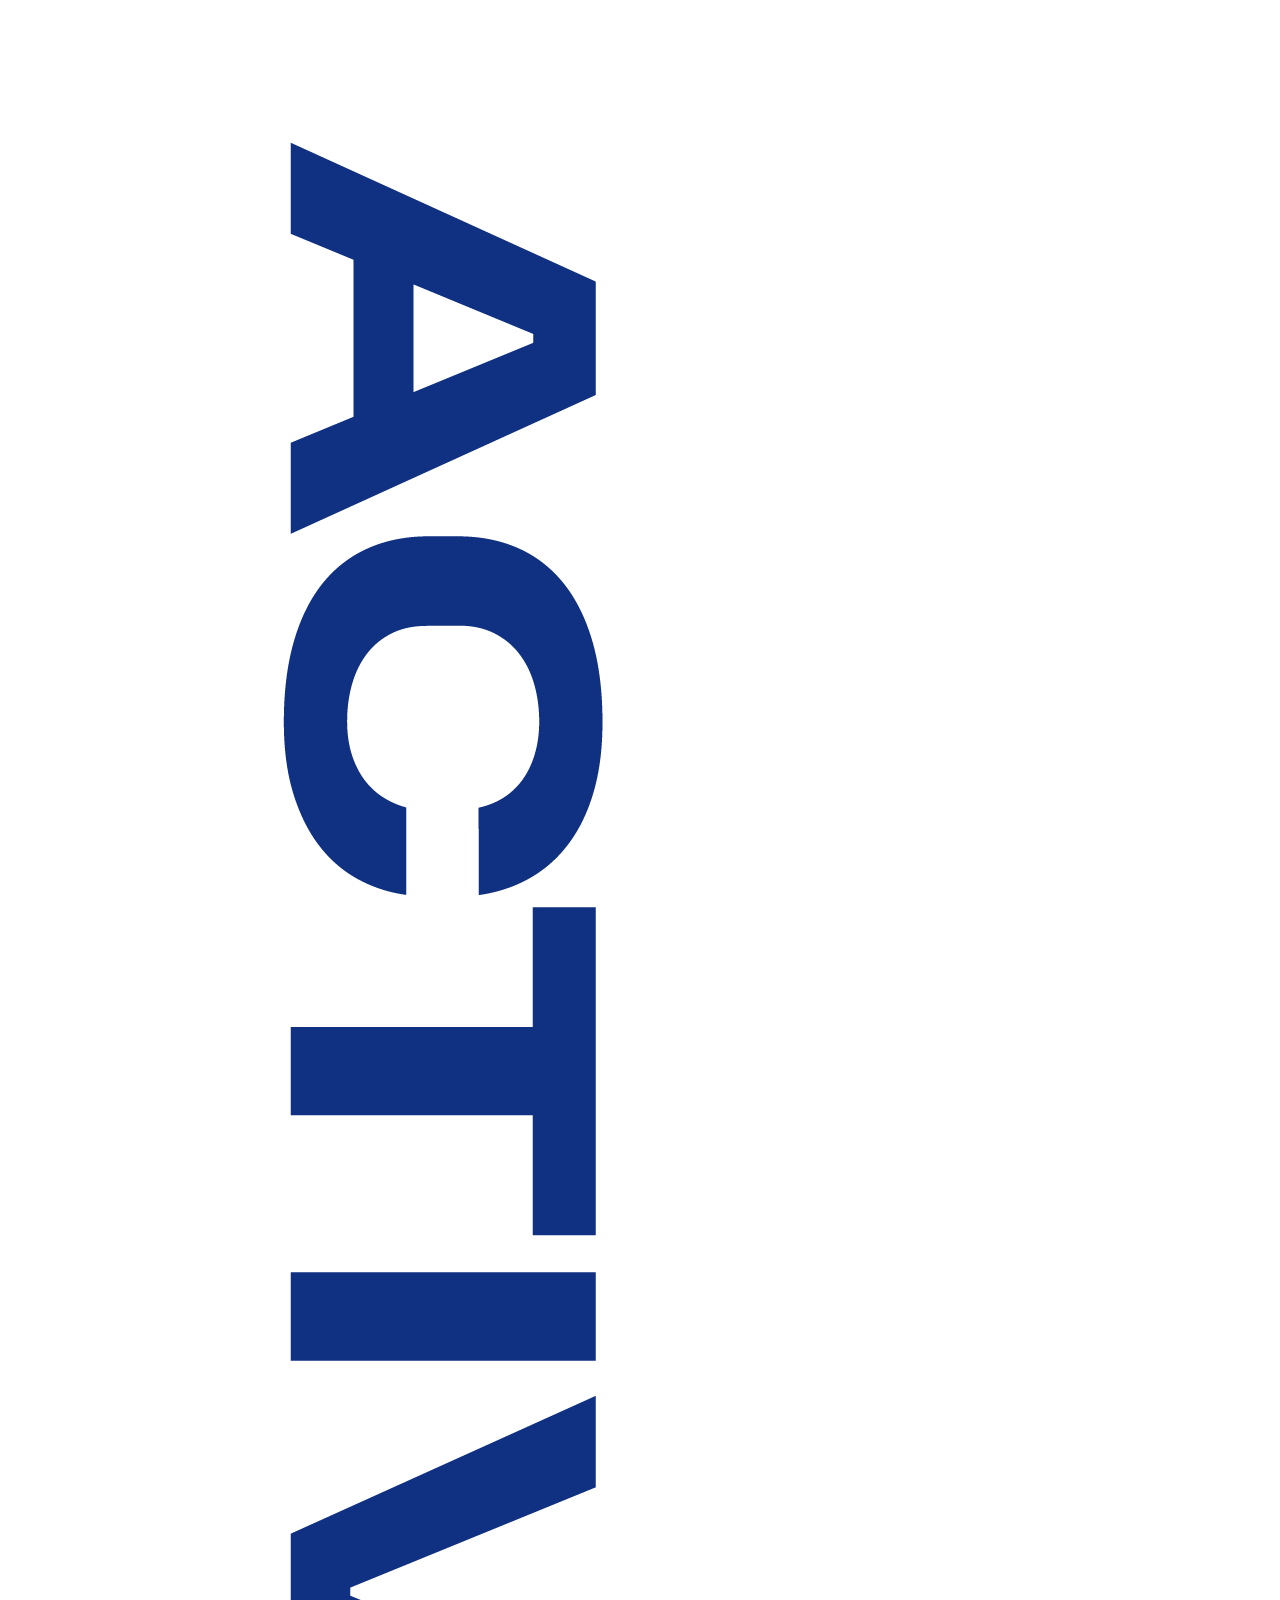
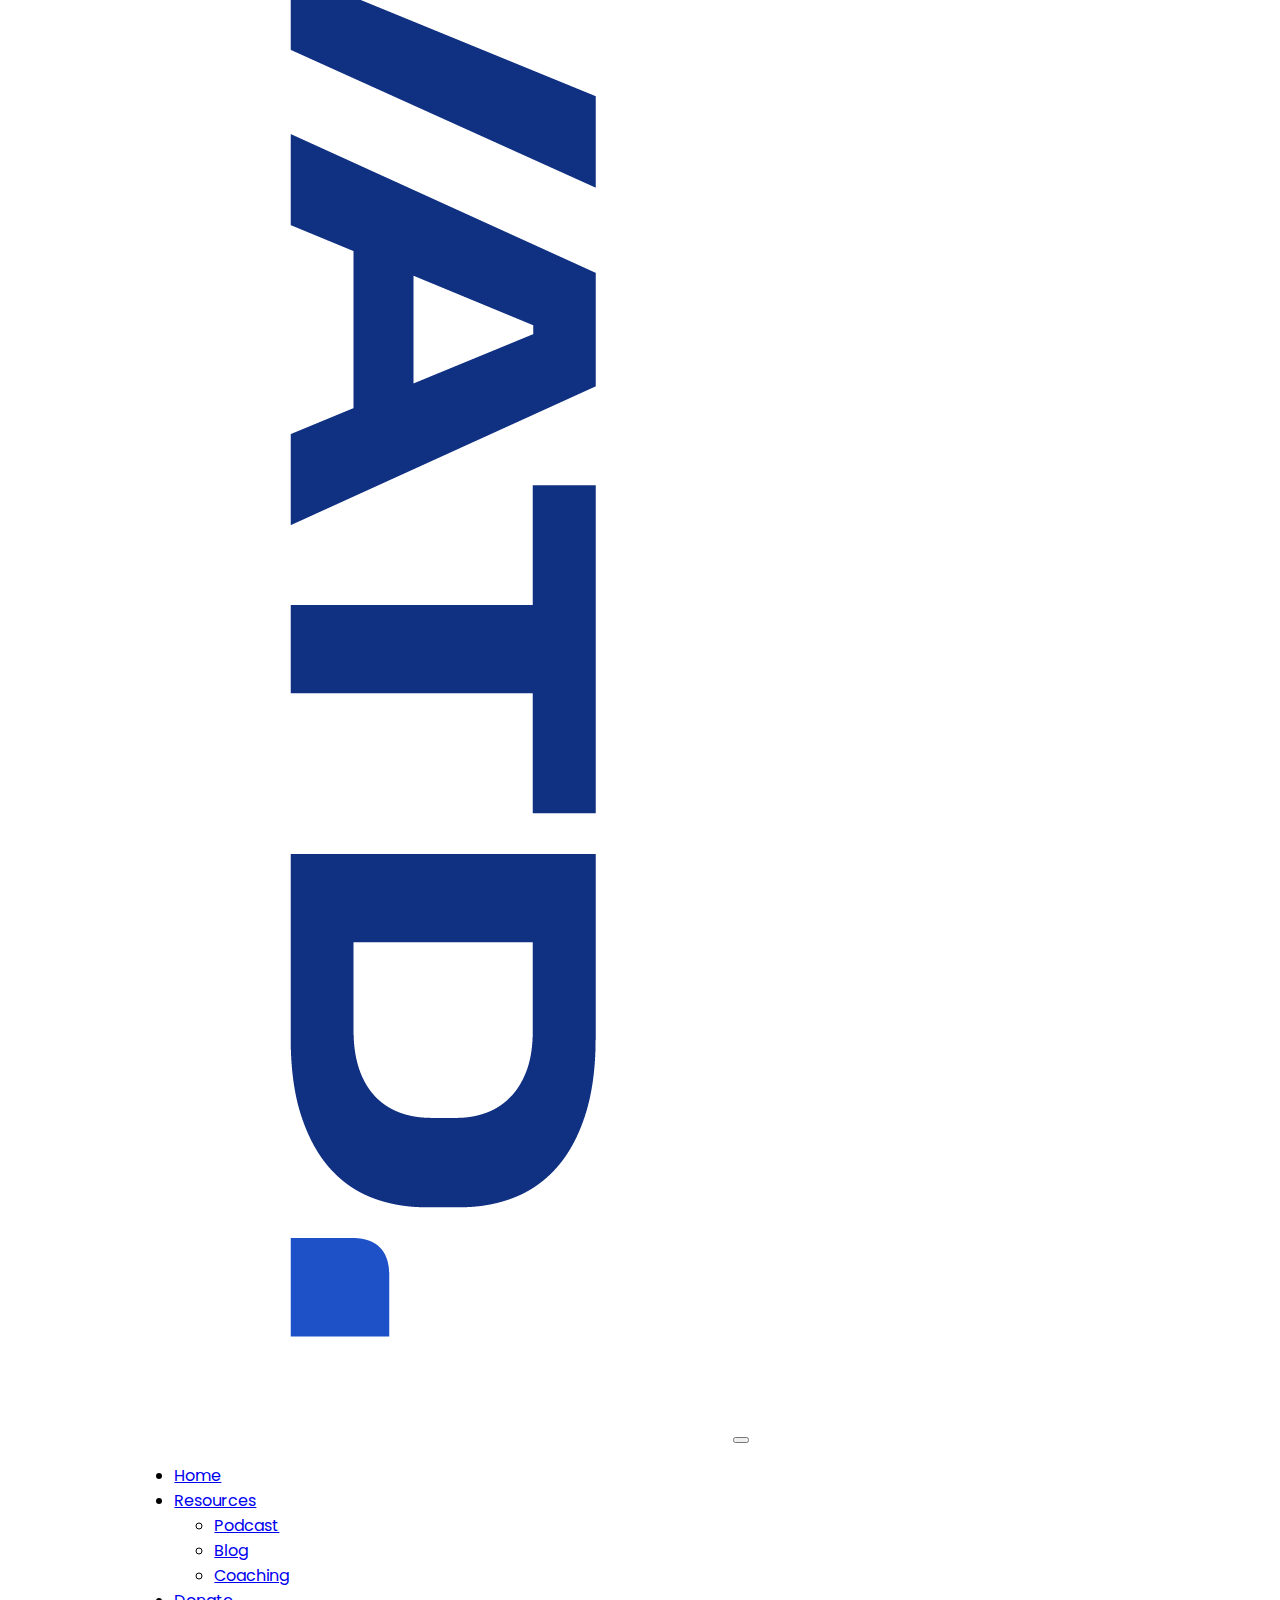
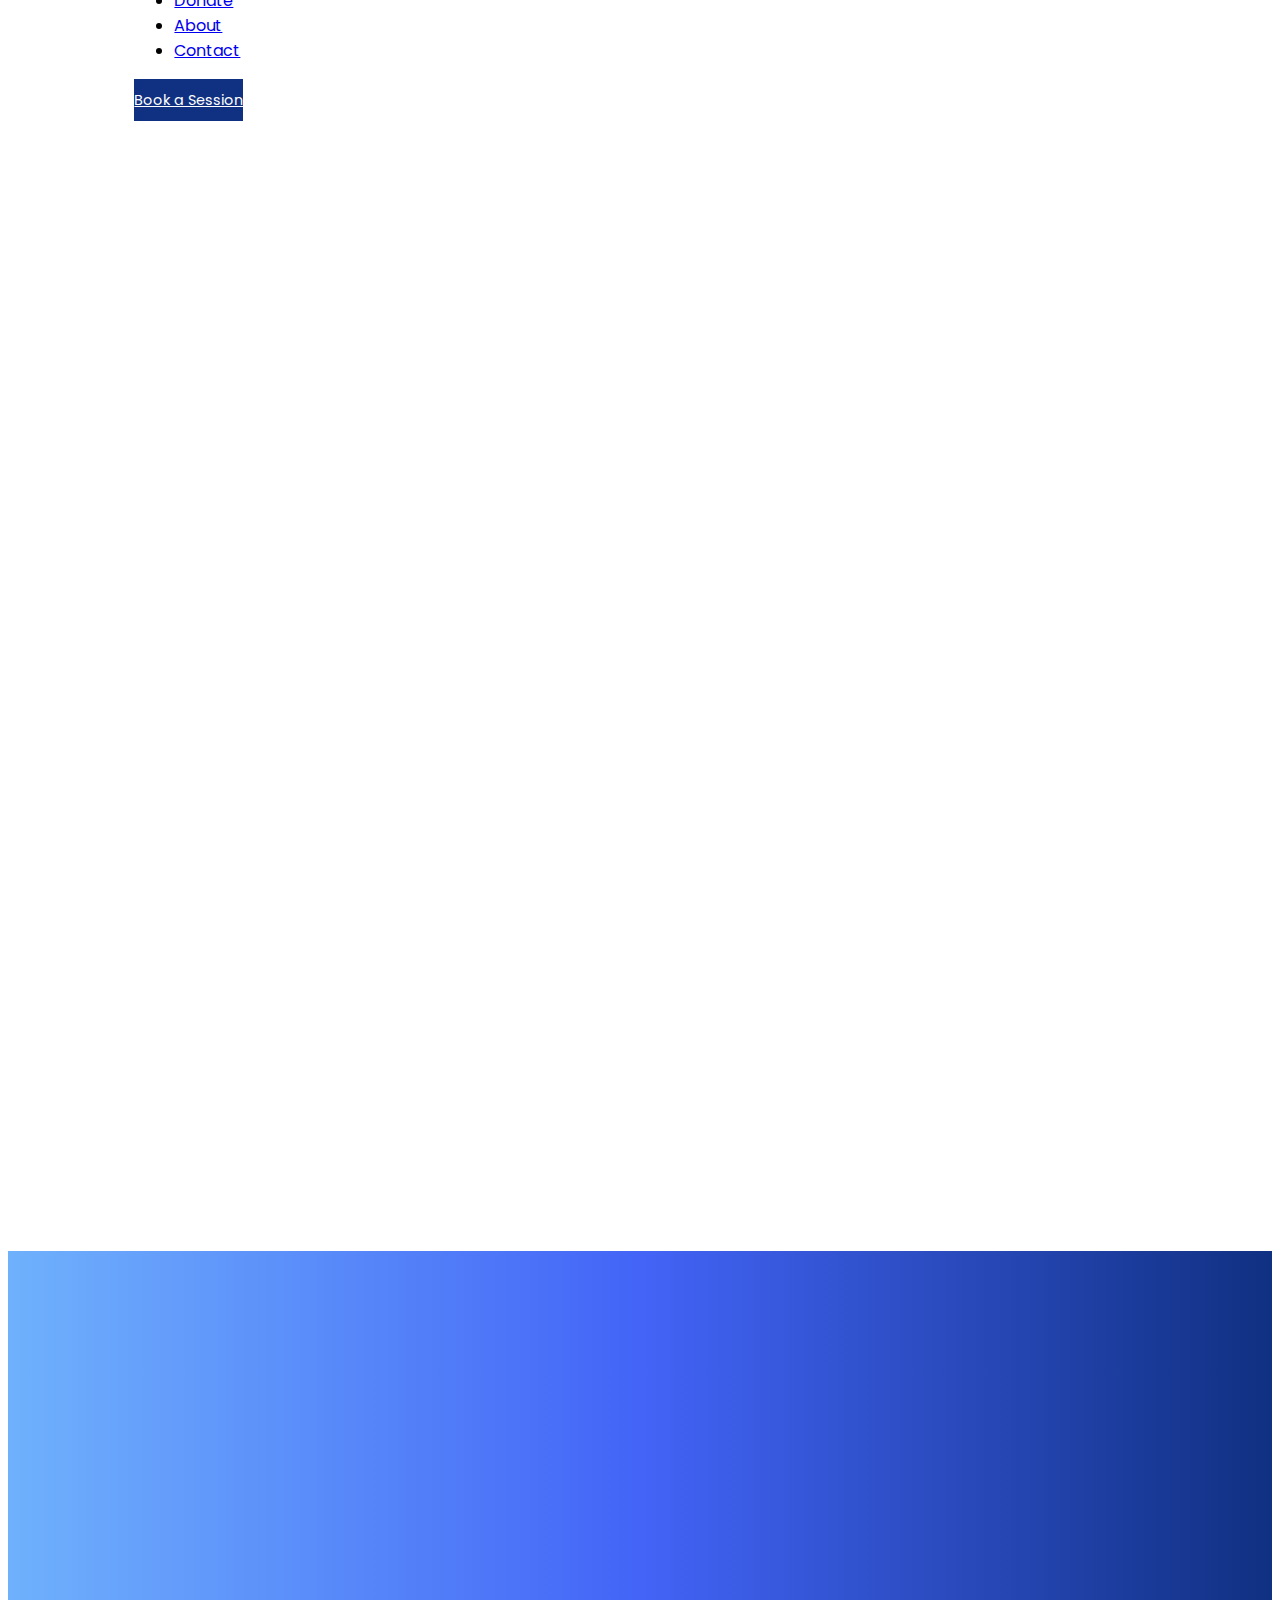
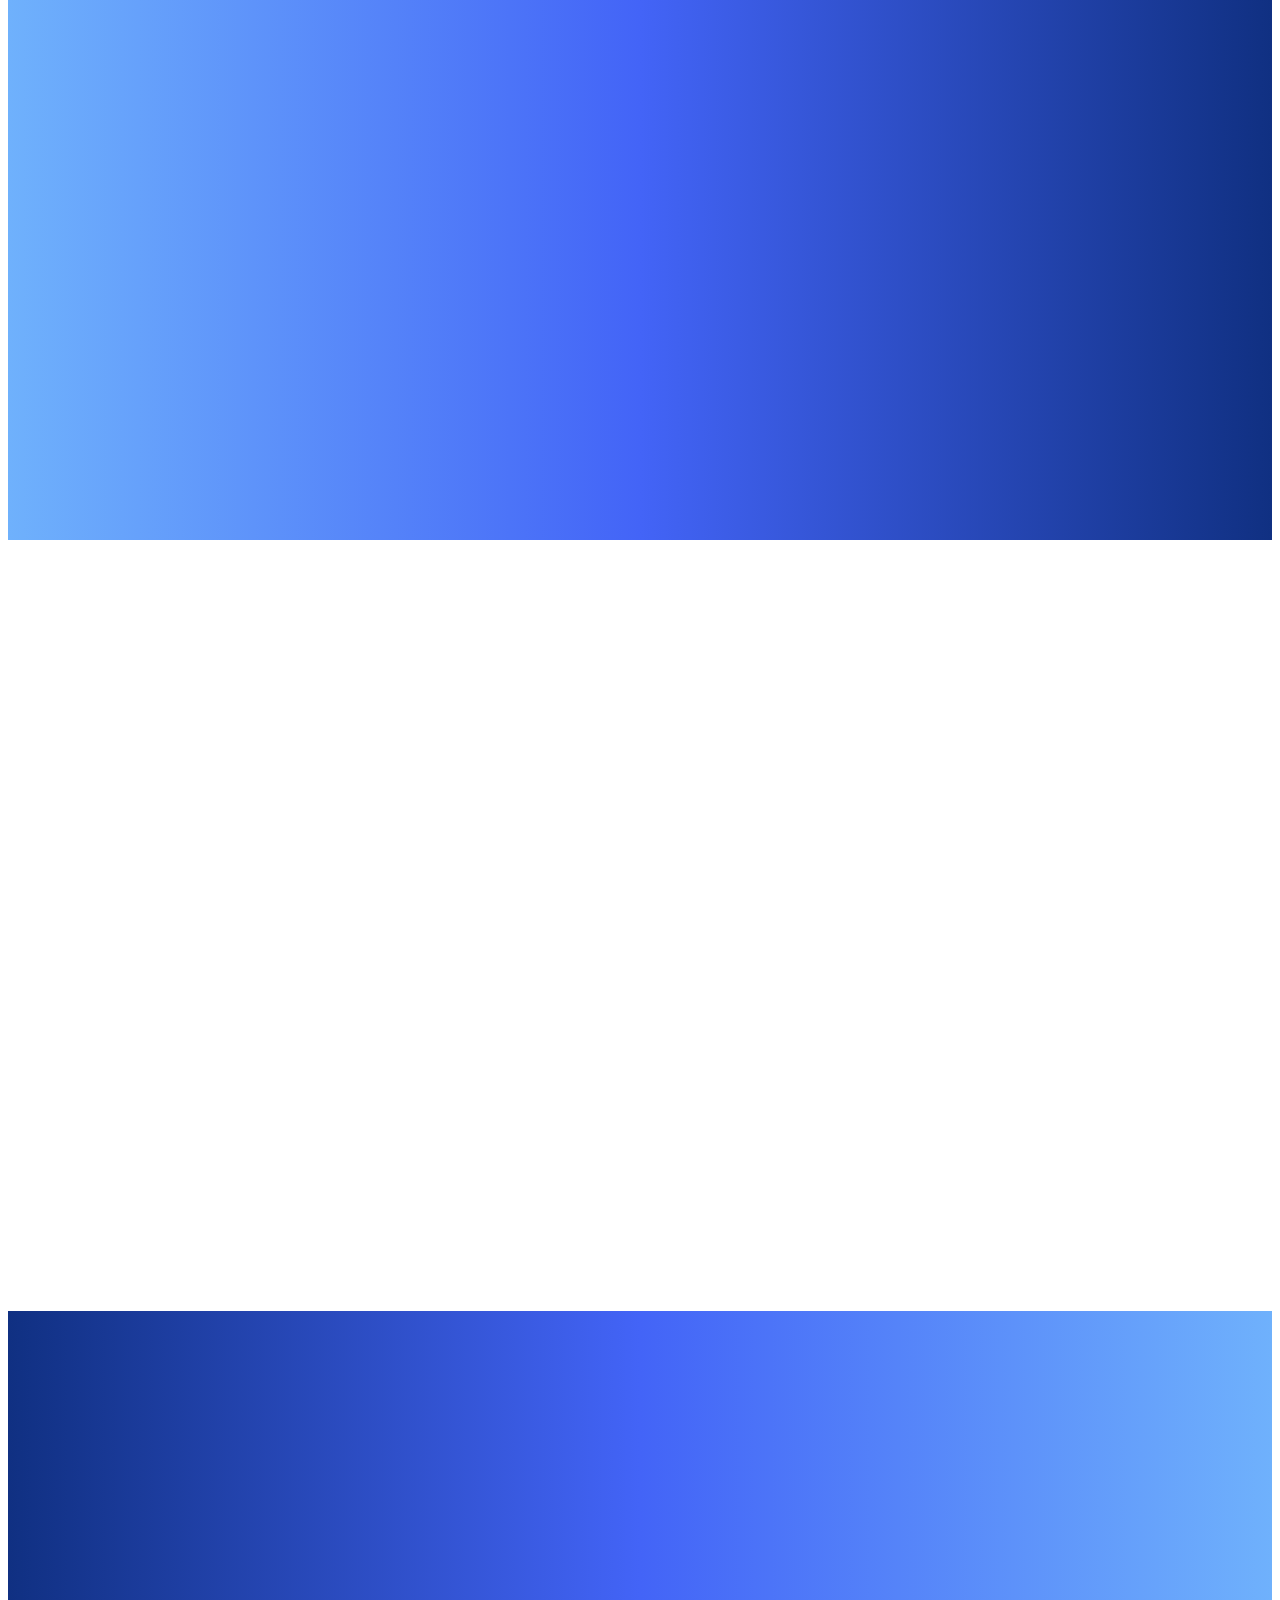
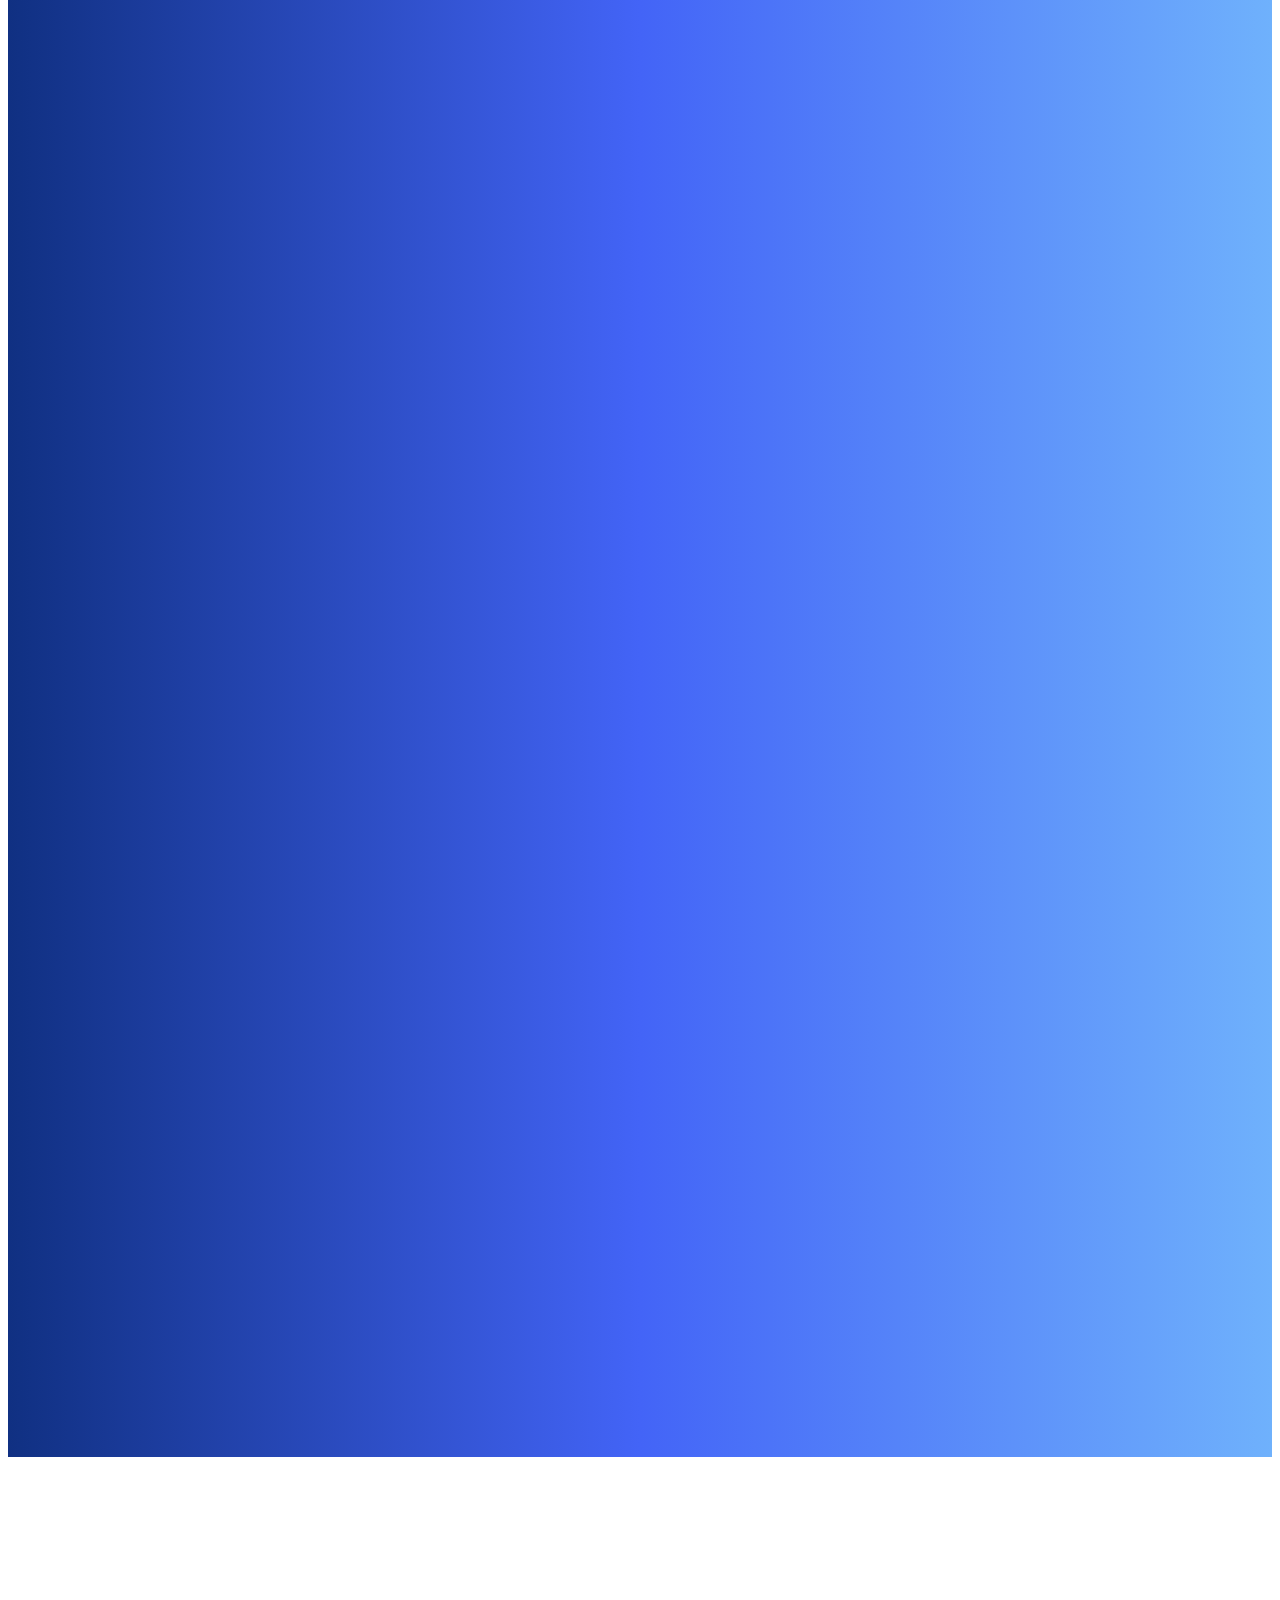
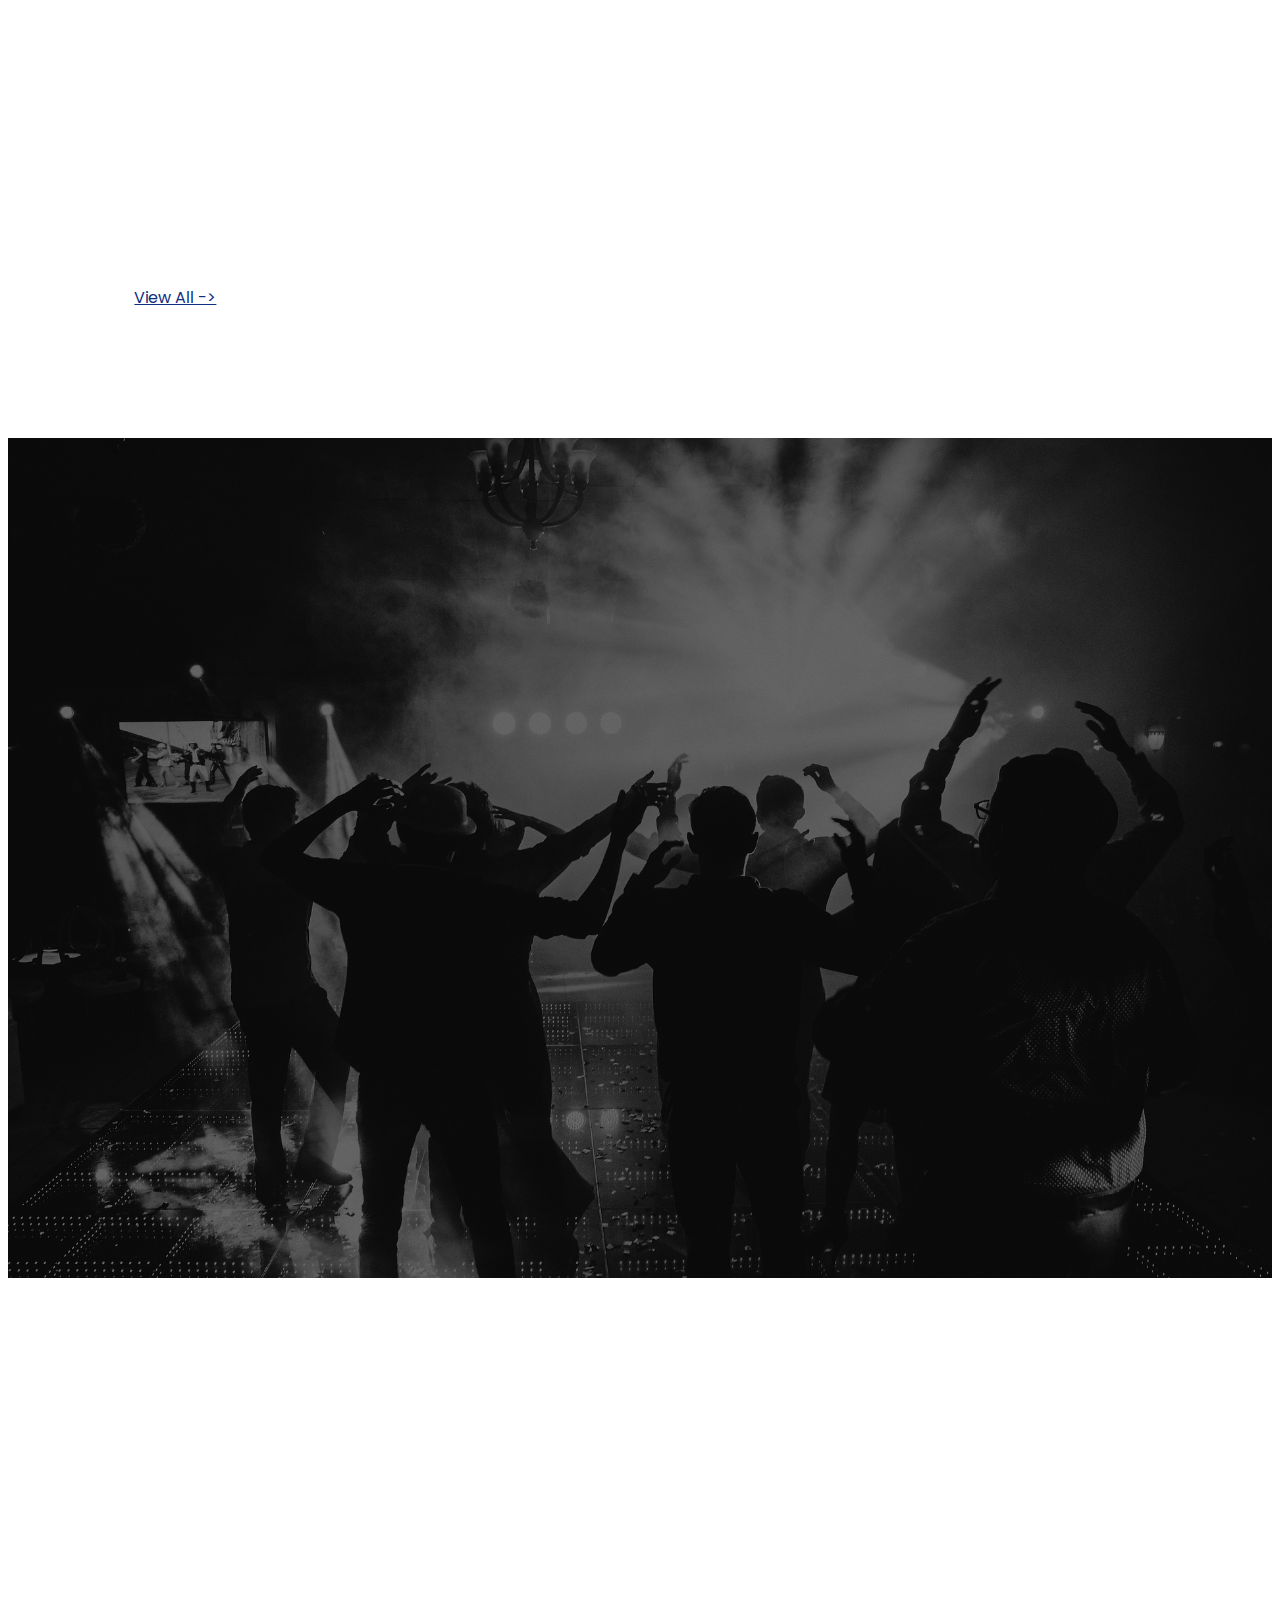
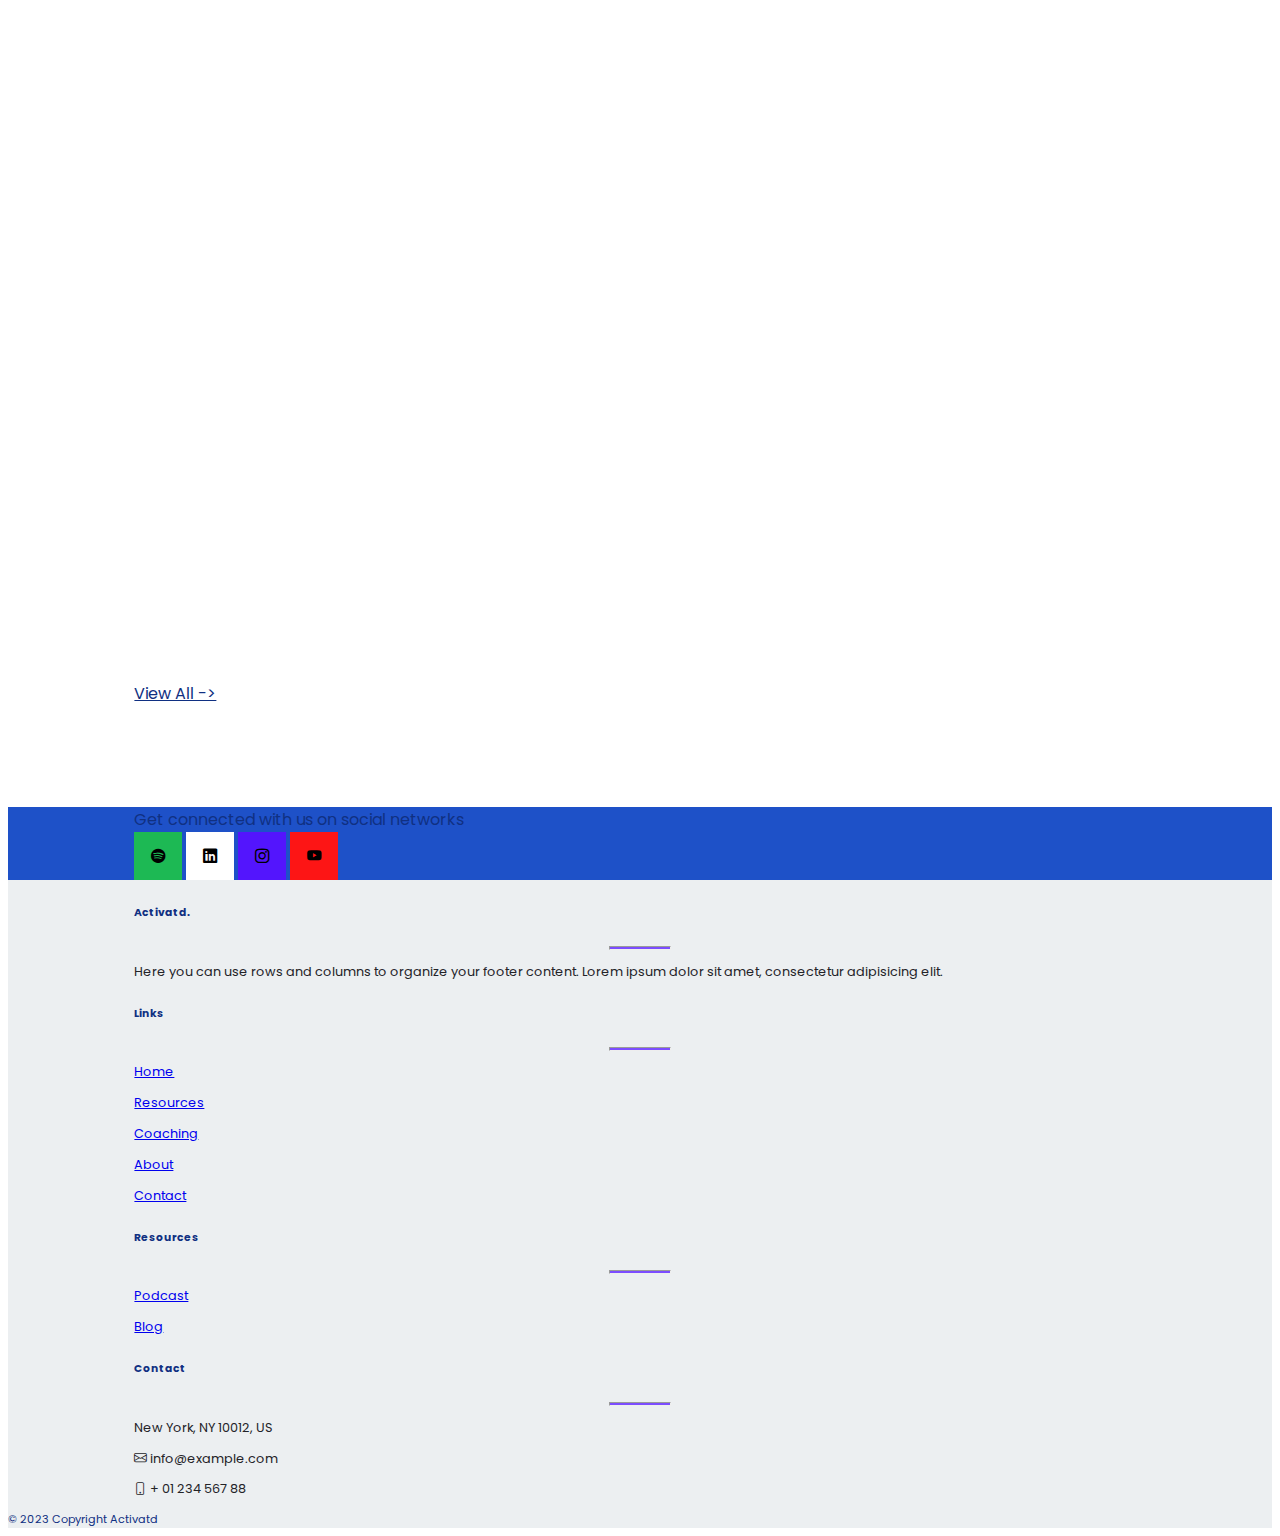
<file: index.html>
<!DOCTYPE html>
<html lang="en">
<head>
    <meta charset="UTF-8">
    <meta name="viewport" content="width=device-width, initial-scale=1.0">
    <meta http-equiv="X-UA-Compatible" content="ie=edge">
    <title>Activatd</title>
    <link href="https://cdn.jsdelivr.net/npm/bootstrap@5.3.0-alpha1/dist/css/bootstrap.min.css" rel="stylesheet" integrity="sha384-GLhlTQ8iRABdZLl6O3oVMWSktQOp6b7In1Zl3/Jr59b6EGGoI1aFkw7cmDA6j6gD" crossorigin="anonymous">
    <script src="https://cdn.jsdelivr.net/npm/bootstrap@5.3.0-alpha1/dist/js/bootstrap.bundle.min.js" integrity="sha384-w76AqPfDkMBDXo30jS1Sgez6pr3x5MlQ1ZAGC+nuZB+EYdgRZgiwxhTBTkF7CXvN" crossorigin="anonymous"></script>
    <link rel="preconnect" href="https://fonts.googleapis.com">
    <link rel="preconnect" href="https://fonts.gstatic.com" crossorigin>
    <link href="https://fonts.googleapis.com/css2?family=Poppins:ital,wght@0,200;0,300;0,400;0,500;0,600;0,700;0,800;0,900;1,200;1,300;1,400;1,500;1,600;1,700;1,800;1,900&display=swap" rel="stylesheet">
    <link rel="stylesheet" href="https://cdn.jsdelivr.net/npm/bootstrap-icons@1.10.3/font/bootstrap-icons.css">
    <link href="https://unpkg.com/aos@2.3.1/dist/aos.css" rel="stylesheet">
    <link rel="stylesheet" href="static/css/master.css">
</head>
<body>

  <section style="">
    <nav class="navbar navbar-expand-lg">
        <div class="container-fluid">
        <a class="navbar-brand mx-0" href="#" style="width:10rem;"><img src="static/assets/brand-light.PNG" alt="" class="w-100"></a>
          <button class="navbar-toggler" type="button" data-bs-toggle="collapse" data-bs-target="#navbarSupportedContent" aria-controls="navbarSupportedContent" aria-expanded="false" aria-label="Toggle navigation">
            <span class="navbar-toggler-icon"></span>
          </button>
          <div class="collapse navbar-collapse" id="navbarSupportedContent">
            <ul class="navbar-nav mx-auto mb-2 mb-lg-0">
              <li class="nav-item mx-3">
                <a class="nav-link expand" aria-current="page" href="index.html">Home</a>
              </li>
             
              <li class="nav-item dropdown mx-3">
                <a class="nav-link dropdown-toggle expand" href="#" role="button" data-bs-toggle="dropdown" aria-expanded="false">
                  Resources
                </a>
                <ul class="dropdown-menu">
                  <li><a class="dropdown-item" href="#">Podcast</a></li>
                  <li><a class="dropdown-item" href="#">Blog</a></li>
                  <li><a class="dropdown-item" href="#">Coaching</a></li>

                  
                </ul>
              </li>
              <li class="nav-item mx-3">
                <a class="nav-link expand" aria-current="page" href="#">Donate</a>
              </li>
             
              <li class="nav-item mx-3">
                <a class="nav-link expand" aria-current="page" href="about.html">About</a>
              </li>
              <li class="nav-item mx-3">
                <a class="nav-link expand" aria-current="page" href="connect.html">Contact</a>
              </li>
            </ul>
            <div class="py-2" style="width:12rem">
                <a class="btn custom-btn btn-main w-100" href="book.html"><span>Book a Session</span></a>
            </div>
          </div>
        </div>
      </nav>

</section>

    <section>
        <div class="container" style="min-height:72vh;padding-top:3rem;position:relative">
            <div class="container w-75 text-center" class="aos-item" data-aos="zoom-in" data-aos-duration="600">
                <img src="static/assets/logo-light.PNG" alt="activatd logo" style="width:15%">
                <h1 class="fs-2 fw-bold text-main" style="text-transform: uppercase">Unlocking Potential & Empowering <br>Young People to <span class="underline">Transform Their Lives.<span></h1>
                <button class="custom-btn btn-hero w-25 mt-5"><span>Learn More</span></button>
            </div>
            <div class="row" style="position: relative;bottom:-7.2rem">
                <div class="col-lg-4" data-aos="fade-right">
                    <img src="static/assets/hero-1.jpg" alt="" class="w-100" style="height:15rem;border-radius:0;box-shadow: rgba(0, 0, 0, 0.24) 0px 3px 8px;">
                </div>
                <div class="col-lg-4" data-aos="fade-up">
                    <img src="static/assets/hero-2.jpg" alt="" class="w-100" style="height:15rem;border-radius:0;box-shadow: rgba(0, 0, 0, 0.24) 0px 3px 8px;">
                </div>
                <div class="col-lg-4" data-aos="fade-left">
                    <img src="static/assets/hero-3.jpg" alt="" class="w-100" style="height:15rem;border-radius:0;box-shadow: rgba(0, 0, 0, 0.24) 0px 3px 8px;">
                </div>
            </div>
            
        </div>
    </section>

    <section style="background: var(--main);  /* fallback for old browsers */
    background: -webkit-linear-gradient(to right, #6FB1FC, #4364F7, var(--main));  /* Chrome 10-25, Safari 5.1-6 */
    background: linear-gradient(to right, #6FB1FC, #4364F7, var(--main)); /* W3C, IE 10+/ Edge, Firefox 16+, Chrome 26+, Opera 12+, Safari 7+ */
    ;padding-top:15%;padding-bottom:5%;">
        <div class="container text-center" data-aos="fade-up" style="">
            <h5 class="text-white fs-6">SUB-HEADLINE</h5>
            <h2 class="fs-3 fw-bold text-white">A MOVEMENT THAT'S RELEVANT</h2>
        </div>
        <div class="row mt-5 mb-5" data-aos="fade-up">
            <div class="col-lg-4 p-2" style="position: relative">
                <div class="p-5 pb-2 bg-white about-card">
                    <div style="width:3rem;height:3rem;border-radius:50%;background-color:var(--light)">
                    </div>
                    <h4 class="fw-bold mt-3 fs-5">WHO ARE WE?</h4>
                    <p>Lorem ipsum dolor sit amet, consectetur adipiscing elit. Curabitur non mi at magna pharetra finibus et in dolor. Nulla ullamcorper diam ac risus vulputate iaculis. Fusce volutpat faucibus posuere.</p>
                </div>
                <div style="background-color: var(--light);height:8px;bottom:0;width:100%"></div>
            </div>

            <div class="col-lg-4 p-2" style="position: relative">
                <div class="p-5 pb-2 bg-white about-card">
                    <div style="width:3rem;height:3rem;border-radius:50%;background-color:var(--light)">
                    </div>
                    <h4 class="fw-bold mt-3 fs-5">UP-TO-DATE CONTENT</h4>
                    <p>Lorem ipsum dolor sit amet, consectetur adipiscing elit. Curabitur non mi at magna pharetra finibus et in dolor. Nulla ullamcorper diam ac risus vulputate iaculis. Fusce volutpat faucibus posuere.</p>
                </div>
                <div style="background-color: var(--light);height:8px;bottom:0;width:100%"></div>
            </div>

            <div class="col-lg-4 p-2" style="position: relative">
                <div class="p-5 pb-2 bg-white about-card">
                    <div style="width:3rem;height:3rem;border-radius:50%;background-color:var(--light)">
                    </div>
                    <h4 class="fw-bold mt-3 fs-5">LIFE COACHING</h4>
                    <p>Lorem ipsum dolor sit amet, consectetur adipiscing elit. Curabitur non mi at magna pharetra finibus et in dolor. Nulla ullamcorper diam ac risus vulputate iaculis. Fusce volutpat faucibus posuere.</p>
                </div>
                <div style="background-color: var(--light);height:8px;bottom:0;width:100%"></div>
            </div>
        </div>
    </section>

    <section style="padding-top:8rem;padding-bottom:8rem">
        <div class="container text-center" data-aos="fade-up">
            <h5 class="text-light fs-6">SUB-HEADLINE</h5>
            <h2 class="fs-3 fw-bold text-main mb-3">UPGRADE YOUR LIFE</h2>
            <p>Lorem ipsum dolor sit amet, consectetur adipiscing elit. Curabitur non mi at magna pharetra finibus et in dolor. Nulla ullamcorper diam ac risus vulputate iaculis. Fusce volutpat faucibus posuere.
                Lorem ipsum dolor sit amet, consectetur adipiscing elit. Curabitur non mi at magna pharetra finibus et in dolor. Nulla ullamcorper diam ac risus vulputate iaculis. Fusce volutpat faucibus posuere.
            </p>
            <div class="container d-flex justify-content-center my-5">
                <button class="custom-btn btn-main mt-3 mx-3" style="width:12rem"><span>View More</span></button>
                <button class="custom-btn btn-main mt-3 mx-3 text-dark" style="width:12rem;background-color:#1DB954;"><span>Follow on Spotify <i class="bi bi-spotify ms-2"></i></span></button>

            </div>
            
            <iframe data-aos="zoom-in" style="border-radius:12px;margin-top:3rem" src="https://open.spotify.com/embed/show/1VrovKqaJ4CcSMD3d05KtD?utm_source=generator&t=0" width="100%" height="232" frameBorder="0" allowfullscreen="" allow="autoplay; clipboard-write; encrypted-media; fullscreen; picture-in-picture"></iframe>
            

        </div>
        
    </section>

    <section style="background: var(--main);  /* fallback for old browsers */
    background: -webkit-linear-gradient(to left, #6FB1FC, #4364F7, var(--main));  /* Chrome 10-25, Safari 5.1-6 */
    background: linear-gradient(to left, #6FB1FC, #4364F7, var(--main)); /* W3C, IE 10+/ Edge, Firefox 16+, Chrome 26+, Opera 12+, Safari 7+ */
    ;padding-top:6rem;padding-bottom:6rem">
        <div class="container">
            <div class="text-center" data-aos="fade-up">
                <h5 class="text-white fs-6">SUB-HEADLINE</h5>
                <h2 class="fs-3 fw-bold text-white mb-3">BECOME SOMETHING GREAT</h2>
                <button class="custom-btn btn-main mt-3 text-danger" style="width:14rem;background-color:white;"><span>Subscribe on Youtube <i class="bi bi-youtube ms-2"></i></span></button>

            </div>
            <div class="row" style="margin-top:5rem" data-aos="fade-in">
                <div class="col-lg-6 p-2 my-5" style="position: relative;">
                    <div class="bg-white text-center pb-2 about-card px-4" style="box-shadow: rgba(99, 99, 99, 0.2) 0px 2px 8px 0px;height:20rem">
                        
                        <iframe style="margin-top:-3rem;position:relative;width:90%" class="h-100" src="https://www.youtube.com/embed/H0SVxVbR6rU" title="YouTube video player" frameborder="0" allow="accelerometer; autoplay; clipboard-write; encrypted-media; gyroscope; picture-in-picture; web-share" allowfullscreen></iframe>
                        
                        <p class="text-dark fw-bold fs-6">MASTERING YOURSELF: FORTIFY YOUR MIND | Pr. Samson Thomas</p>
                    </div>
                    <div style="background-color: var(--light);height:8px;bottom:0;width:100%"></div>
                </div>

                <div class="col-lg-6 p-2 my-5" style="position: relative;">
                  <div class="bg-white text-center pb-2 about-card px-4" style="box-shadow: rgba(99, 99, 99, 0.2) 0px 2px 8px 0px;height:20rem">
                      
                    <iframe style="margin-top:-3rem;position:relative;width:90%" class="h-100" src="https://www.youtube.com/embed/6wKjVf6eBBg" title="YouTube video player" frameborder="0" allow="accelerometer; autoplay; clipboard-write; encrypted-media; gyroscope; picture-in-picture; web-share" allowfullscreen></iframe>
                      
                      <p class="text-dark fw-bold fs-6">THE ACT OF LIVING: THE STRONGEST CURRENCY ON EARTH | Pr. Samson Thomas</p>
                  </div>
                  <div style="background-color: var(--light);height:8px;bottom:0;width:100%"></div>
              </div>

              <div class="col-lg-6 p-2 my-5" style="position: relative;">
                <div class="bg-white text-center pb-2 about-card px-4" style="box-shadow: rgba(99, 99, 99, 0.2) 0px 2px 8px 0px;height:20rem">
                    
                  <iframe style="margin-top:-3rem;position:relative;width:90%" class="h-100" src="https://www.youtube.com/embed/c-sH6HtL7MQ" title="YouTube video player" frameborder="0" allow="accelerometer; autoplay; clipboard-write; encrypted-media; gyroscope; picture-in-picture; web-share" allowfullscreen></iframe>
                    
                    <p class="text-dark fw-bold fs-6">MASTERING YOURSELF: FORGIVE YOURSELF | Pr. Samson Thomas</p>
                </div>
                <div style="background-color: var(--light);height:8px;bottom:0;width:100%"></div>
              </div>

              <div class="col-lg-6 p-2 my-5" style="position: relative;">
                <div class="bg-white text-center pb-2 about-card px-4" style="box-shadow: rgba(99, 99, 99, 0.2) 0px 2px 8px 0px;height:20rem">
                    
                  <iframe style="margin-top:-3rem;position:relative;width:90%" class="h-100" src="https://www.youtube.com/embed/Jl4KS5M5N3A" title="YouTube video player" frameborder="0" allow="accelerometer; autoplay; clipboard-write; encrypted-media; gyroscope; picture-in-picture; web-share" allowfullscreen></iframe>
                    
                    <p class="text-dark fw-bold fs-6">THE ACT OF LIVING: THE COMMON SENSE FACTOR | Pr. Samson Thomas</p>
                </div>
                <div style="background-color: var(--light);height:8px;bottom:0;width:100%"></div>
            </div>

            </div>
           
        </div>
    </section>

    <section style="padding-top:8rem;padding-bottom:8rem">
        <div class="container">
            <div class="text-center" data-aos="fade-up">
                <h5 class="text-main fs-6">SUB-HEADLINE</h5>
                <h2 class="fs-3 fw-bold text-main mb-3">EXCLUSIVE CONTENTS</h2>
            </div>
            <div class="row mt-5"  data-aos="fade-up">
                <div class="col-4 p-5" style="background-color:#f8f8f8">
                    <h5 class="text-light fs-6">Career and Lifestyle</h5>
                    <h4 class="fs-5 fw-bold text-main mb-3">Example Course Video</h2>
                    <p>This is an example of an event description. Actual content may differ. This is an example of an event description. This is an example of an event description. This is an example of an event description.</p>
                    
                    <button class="custom-btn btn-main mt-3" style="width:12rem"><span>Sign In</span></button>
                </div>
                <div class="col-8" style="background-image:url(static/assets/thumb-2.jpg);background-position:center;background-size:cover;background-repeat:no-repeat"></div>
            </div>
            <div class="d-flex justify-content-end mt-5"><a href="" class="text-main">View All -></a></div>

        </div>
    </section>

    <section class="d-flex align-items-center justify-content-center" style="padding:0;background-image: url(static/assets/bg-overlay-2.jpg),linear-gradient(rgba(0,1,0,0.5),rgba(0,1,0,0.5));background-blend-mode: overlay;min-height:80vh;background-size:cover;background-position:center;background-repeat:no-repeat;position:relative">
        <div class="w-100 h-100" style="background-color: var(--light);opacity:0.5;position: absolute;">
        </div>
        <div class="container" style="position: relative;padding:5em 5em" data-aos="fade-up">
            <div class=" bg-white w-100" style="height:42em;overflow: hidden;" >
                
                <div class="row">
                  <div class="col-lg-6" style="position:relative;background-image:url(static/assets/pastor.jpg);background-size: cover;background-position: center;background-repeat: no-repeat;height:42em">
                    <div class="p-3 text-center bg-white w-50 m-auto" style="border: solid 4px var(--main);position: relative;bottom:-36em">
                      <h5 class="m-0 fw-bold text-main">Pr. Samson Thomas</h5>
                    </div>
                  </div>
                  <div class="col-lg-6 d-flex align-items-center justify-content-center">
                    <div class="w-75">
                      <h5 class="text-main mb-4"><span class="me-2" style="font-weight: 900; color:var(--mid)">| </span>About our pastor</h5>
                      
                      <p>Lorem ipsum dolor sit amet, consectetur adipiscing elit. Curabitur non mi at magna pharetra finibus et in dolor. Nulla ullamcorper diam ac risus vulputate iaculis. Fusce volutpat faucibus posuere.
                        Lorem ipsum dolor sit amet, consectetur adipiscing elit. Curabitur non mi at magna pharetra finibus et in dolor. Nulla ullamcorper diam ac risus vulputate iaculis. Fusce volutpat faucibus posuere.</p>
                      
                      <hr>

                      <div class="p-0 mt-5" style="">
                      <p class=" m-0"><strong> Do you want Sam to speak at your event or have a 1-on-1 session with him? Submit an inquiry. Someone from our team will get back to you at our earliest convenience.</strong></p>
                      <button class="custom-btn btn-main my-4" style="width:12rem"><span>Book a Session</span></button>
                        
                      </div>
                    </div>
                    </div>
                   
                </div>
                
            </div>
            <div style="background-color: var(--light);height:8px;bottom:0;width:100%"></div>
        </div>
    </section>

    <section style="padding-top:8%;padding-bottom:8%">
        <div class="text-center" data-aos="fade-up">
            <h5 class="text-main fs-6">READ OUR BLOG</h5>
            <h2 class="fs-3 fw-bold text-main mb-3">SHARE, INSPIRE, INNOVATE</h2>
        </div>

        <div class="row mt-5" data-aos="fade-up">
            <div class="col-lg-3 col-md-6 my-4" style="position: relative;">
                <div class="p-4 pb-2 about-card" style="background-color: #fafafa">
                    <p class="text-mid fw-bold mb-0">RELATIONSHIP</p>
                    <h4 class="fw-bold text-main mt-1 fs-5 mb-3">Stay Out of Toxic Relationships</h4>
                    <p>Lorem ipsum dolor sit amet, consectetur adipiscing elit. Curabitur non mi at magna pharetra finibus et in dolor.</p>
                    <p class="text-secondary mb-1">By Matthew Johnson</p>
                    <p class="text-secondary">Tuesday 13 May, 2023</p>

                </div>
                <div style="background-color: var(--light);height:8px;bottom:0;width:100%"></div>
            </div>

            <div class="col-lg-3 col-md-6 my-4" style="position: relative;">
                <div class="p-4 pb-2 about-card" style="background-color: #fafafa">
                    <p class="text-mid fw-bold mb-0">RELATIONSHIP</p>
                    <h4 class="fw-bold text-main mt-1 fs-5 mb-3">Stay Out of Toxic Relationships</h4>
                    <p>Lorem ipsum dolor sit amet, consectetur adipiscing elit. Curabitur non mi at magna pharetra finibus et in dolor.</p>
                    <p class="text-secondary mb-1">By Matthew Johnson</p>
                    <p class="text-secondary">Tuesday 13 May, 2023</p>

                </div>
                <div style="background-color: var(--light);height:8px;bottom:0;width:100%"></div>
            </div>

            <div class="col-lg-3 col-md-6 my-4" style="position: relative;">
                <div class="p-4 pb-2 about-card" style="background-color: #fafafa">
                    <p class="text-mid fw-bold mb-0">RELATIONSHIP</p>
                    <h4 class="fw-bold text-main mt-1 fs-5 mb-3">Stay Out of Toxic Relationships</h4>
                    <p>Lorem ipsum dolor sit amet, consectetur adipiscing elit. Curabitur non mi at magna pharetra finibus et in dolor.</p>
                    <p class="text-secondary mb-1">By Matthew Johnson</p>
                    <p class="text-secondary">Tuesday 13 May, 2023</p>

                </div>
                <div style="background-color: var(--light);height:8px;bottom:0;width:100%"></div>
            </div>

            <div class="col-lg-3 col-md-6 my-4" style="position: relative;">
                <div class="p-4 pb-2 about-card" style="background-color: #fafafa">
                    <p class="text-mid fw-bold mb-0">CAREER</p>
                    <h4 class="fw-bold text-main mt-1 fs-5 mb-3">Stay Out of Toxic Environments</h4>
                    <p>Lorem ipsum dolor sit amet, consectetur adipiscing elit. Curabitur non mi at magna pharetra finibus et in dolor.</p>
                    <p class="text-secondary mb-1">By Matthew Johnson</p>
                    <p class="text-secondary">Tuesday 13 May, 2023</p>

                </div>
                <div style="background-color: var(--light);height:8px;bottom:0;width:100%"></div>
            </div>

        </div>

        <div class="d-flex justify-content-end mt-5"><a href="" class="text-main">View All -></a></div>

    </section>

    <footer
          class="text-center text-lg-start text-main"
          style="background-color: #ECEFF1"
          >
    <!-- Section: Social media -->
    <section 
             class="d-flex justify-content-between p-4 py-3 text-white"
             style="background-color:var(--mid)"
             >
      <!-- Left -->
      <div class="container d-flex justify-content-between align-items-center" style="width:86%">
      <div class="me-5 ms-5">
        <span>Get connected with us on social networks</span>
      </div>
      <!-- Left -->

      <!-- Right -->
      <div>
        <button class="custom-btn btn-social rounded-circle mx-2" style="width:3rem;height:3rem;background-color:#1DB954;border:none"><span><i class="bi bi-spotify fs-4"></i></span></button>
        <button class="custom-btn btn-social rounded-circle mx-2" style="width:3rem;height:3rem;background-color:#ffffff;border:none"><span><i class="bi bi-linkedin fs-4"></i></span></button>
        <button class="custom-btn btn-social rounded-circle mx-2" style="width:3rem;height:3rem;background-color:#5315fd;border:none"><span><i class="bi bi-instagram fs-4 text-white"></i></span></button>
        <button class="custom-btn btn-social rounded-circle mx-2" style="width:3rem;height:3rem;background-color:#fd1515;border:none"><span><i class="bi bi-youtube fs-4 text-white"></i></span></button>


        
        
      </div>
      <!-- Right -->
    </div>
    </section>
    <!-- Section: Social media -->

    <!-- Section: Links  -->
    <section class="">
      <div class="container text-center text-md-start mt-5">
        <!-- Grid row -->
        <div class="row mt-3">
          <!-- Grid column -->
          <div class="col-md-3 col-lg-4 col-xl-3 mx-auto mb-4">
            <!-- Content -->
            <h6 class="text-uppercase fw-bold">Activatd.</h6>
            <hr
                class="mb-4 mt-0 d-inline-block mx-auto"
                style="width: 60px; background-color: #7c4dff; height: 2px"
                />
            <p>
              Here you can use rows and columns to organize your footer
              content. Lorem ipsum dolor sit amet, consectetur adipisicing
              elit.
            </p>
          </div>
          <!-- Grid column -->

          <!-- Grid column -->
          <div class="col-md-2 col-lg-2 col-xl-2 mx-auto mb-4">
            <!-- Links -->
            <h6 class="text-uppercase fw-bold">Links</h6>
            <hr
                class="mb-4 mt-0 d-inline-block mx-auto"
                style="width: 60px; background-color: #7c4dff; height: 2px"
                />
            <p>
              <a href="#!" class="text-dark">Home</a>
            </p>
            <p>
              <a href="#!" class="text-dark">Resources</a>
            </p>
            <p>
              <a href="#!" class="text-dark">Coaching</a>
            </p>
            <p>
              <a href="#!" class="text-dark">About</a>
            </p>
            <p>
              <a href="#!" class="text-dark">Contact</a>
            </p>
          </div>
          <!-- Grid column -->

          <!-- Grid column -->
          <div class="col-md-3 col-lg-2 col-xl-2 mx-auto mb-4">
            <!-- Links -->
            <h6 class="text-uppercase fw-bold">Resources</h6>
            <hr
                class="mb-4 mt-0 d-inline-block mx-auto"
                style="width: 60px; background-color: #7c4dff; height: 2px"
                />
            <p>
              <a href="#!" class="text-dark">Podcast</a>
            </p>
            <p>
              <a href="#!" class="text-dark">Blog</a>
            </p>
            
            
          </div>
          <!-- Grid column -->

          <!-- Grid column -->
          <div class="col-md-4 col-lg-3 col-xl-3 mx-auto mb-md-0 mb-4">
            <!-- Links -->
            <h6 class="text-uppercase fw-bold">Contact</h6>
            <hr
                class="mb-4 mt-0 d-inline-block mx-auto"
                style="width: 60px; background-color: #7c4dff; height: 2px"
                />
            <p><i class="bi bi-home mr-3"></i> New York, NY 10012, US</p>
            <p><i class="bi bi-envelope mr-3"></i> info@example.com</p>
            <p><i class="bi bi-phone mr-3"></i> + 01 234 567 88</p>
         
          </div>
          <!-- Grid column -->
        </div>
        <!-- Grid row -->
      </div>
    </section>
    <!-- Section: Links  -->

    <!-- Copyright -->
    <div
         class="text-center p-3 text-secondary"
         style="background-color: #ECEFF1;font-size:0.7em"
         >
      © 2023 Copyright Activatd
      
    </div>
    <!-- Copyright -->
  </footer>
    
    

    <script src="https://unpkg.com/aos@2.3.1/dist/aos.js"></script>
    <script>
        AOS.init();
    </script>
</body>


    


</html>
</file>
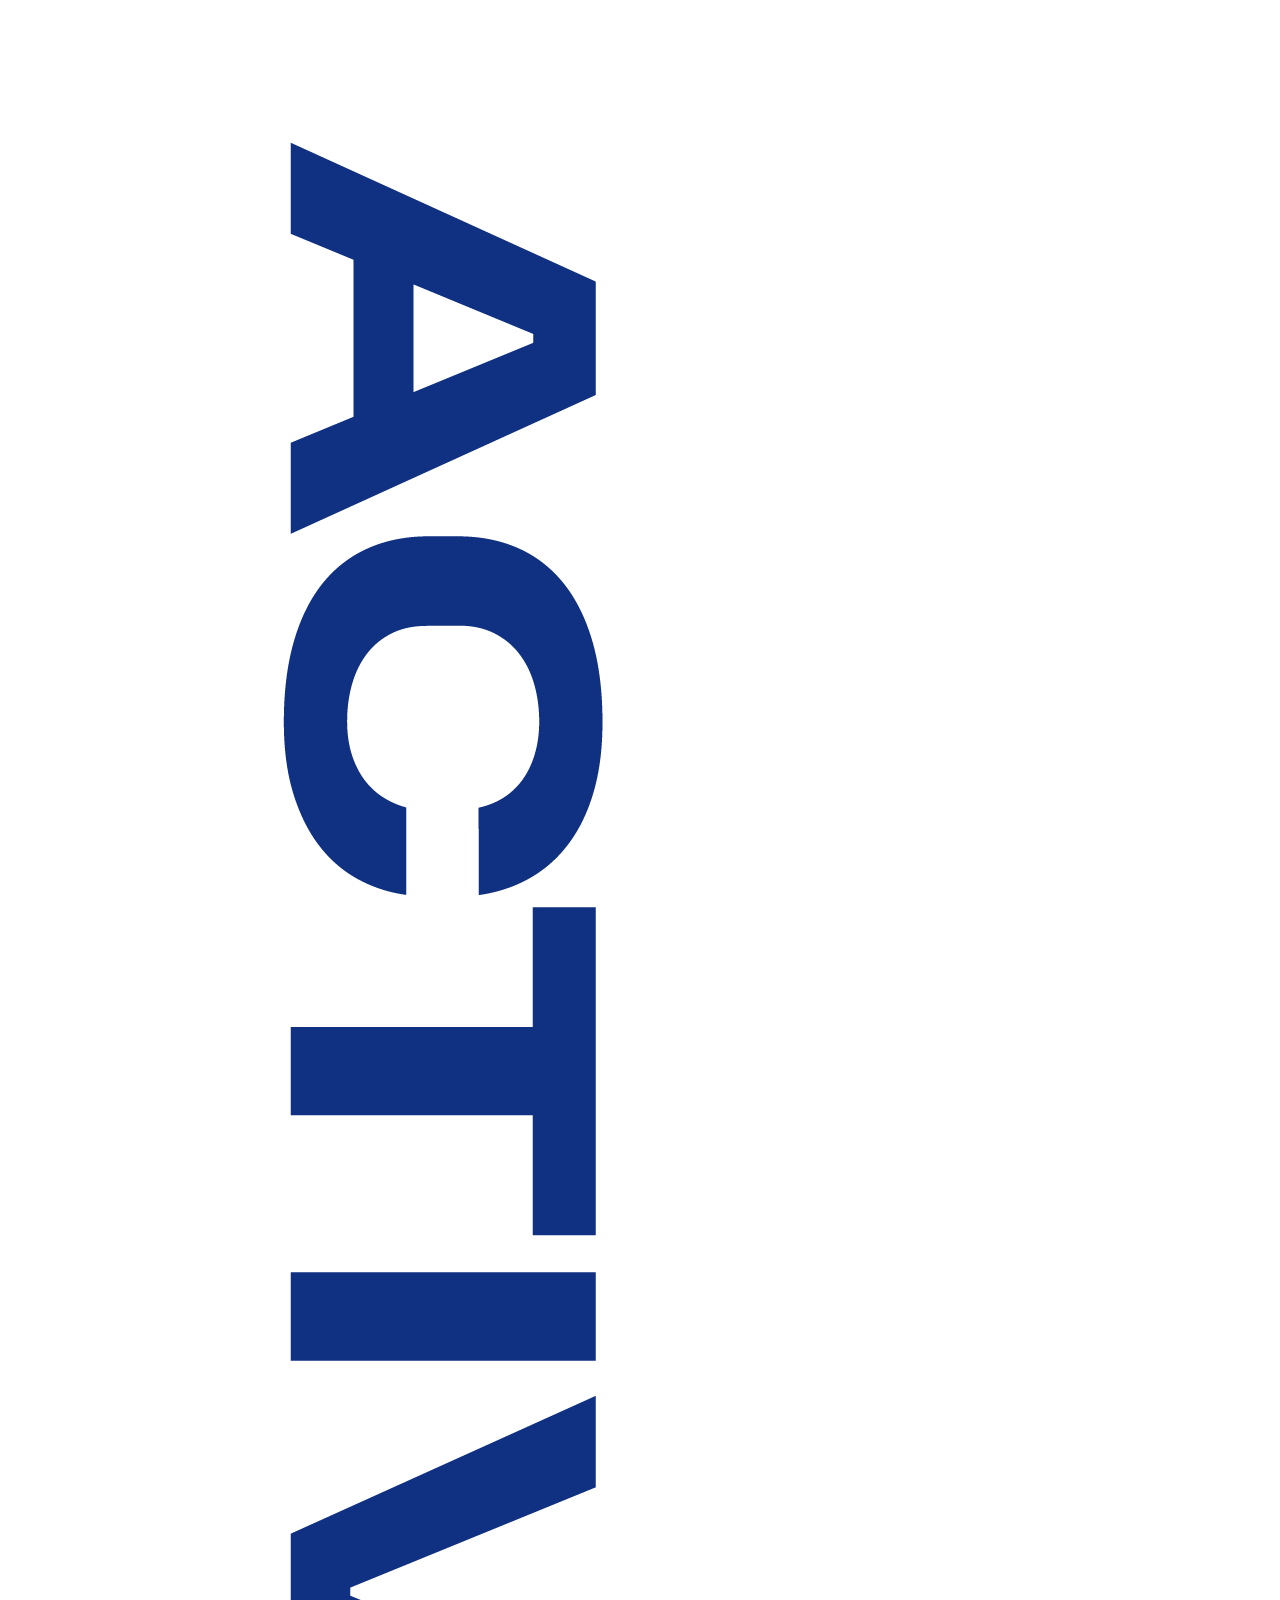
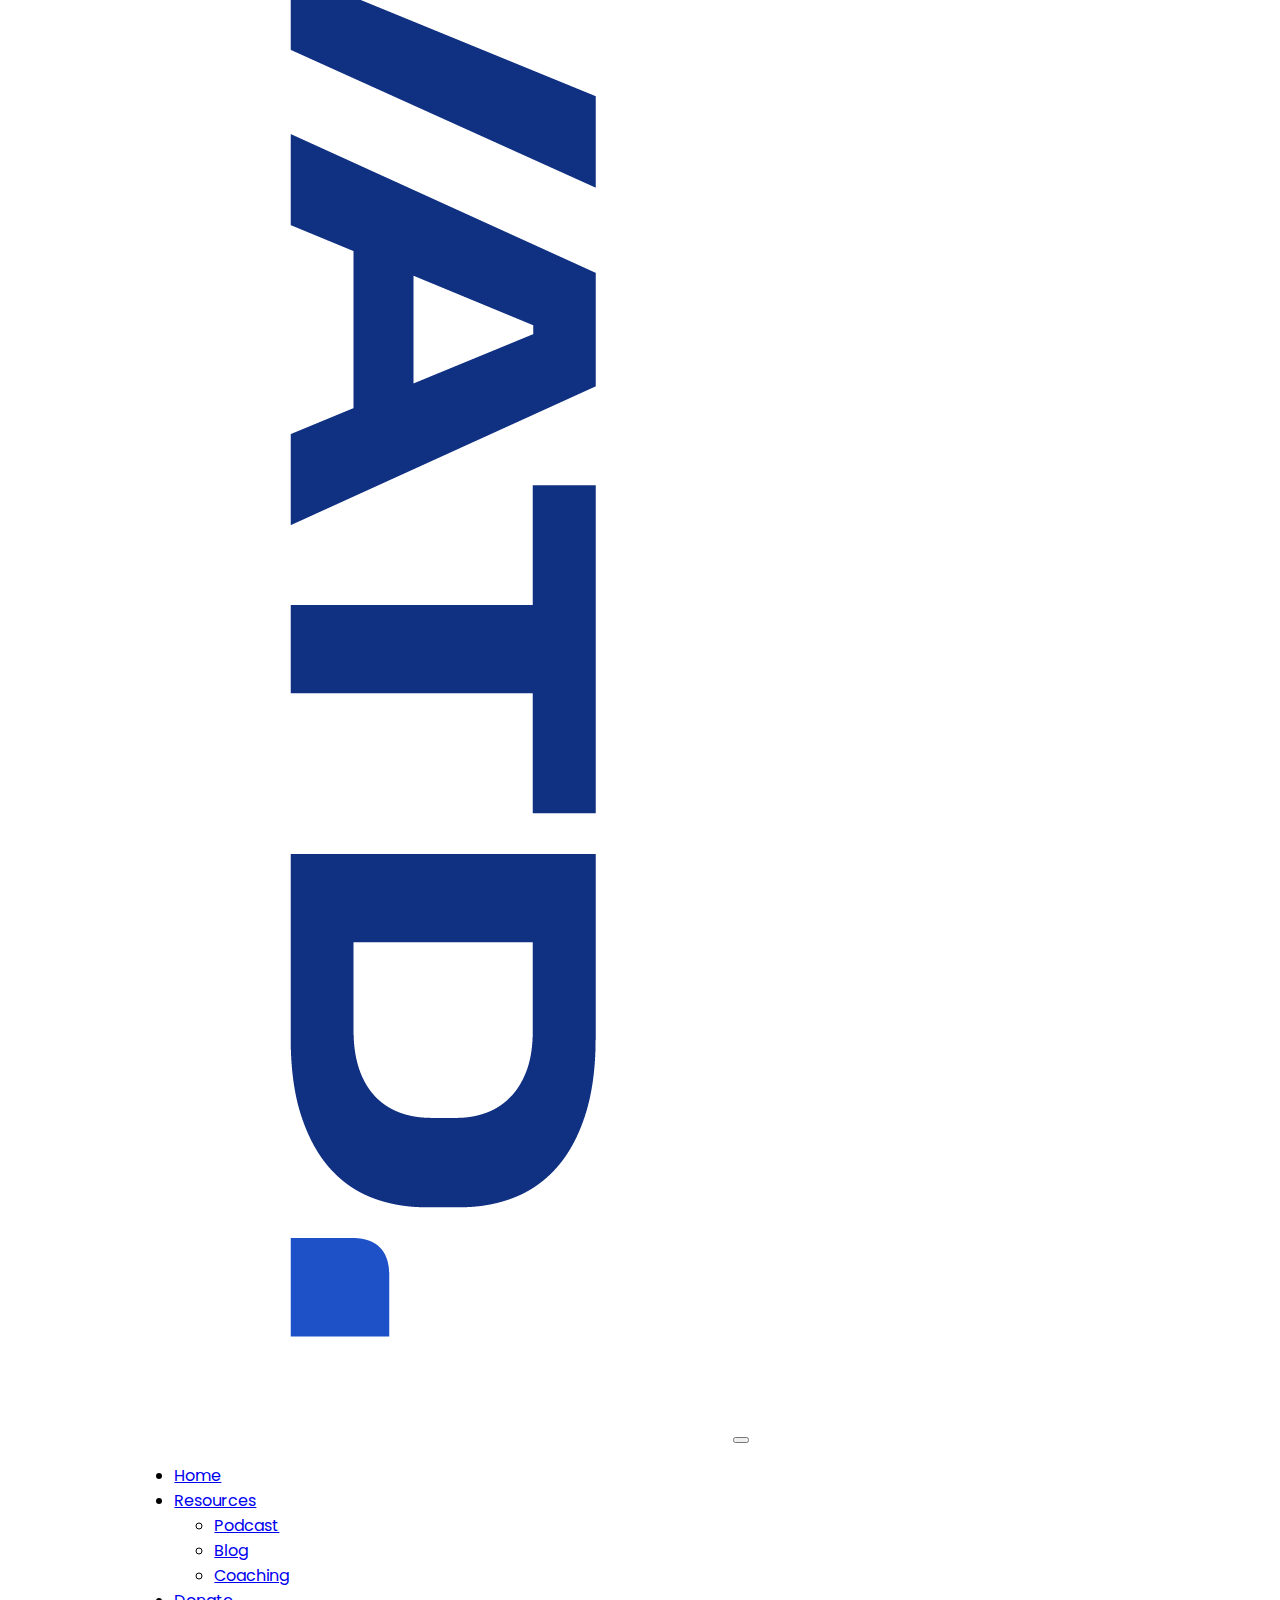
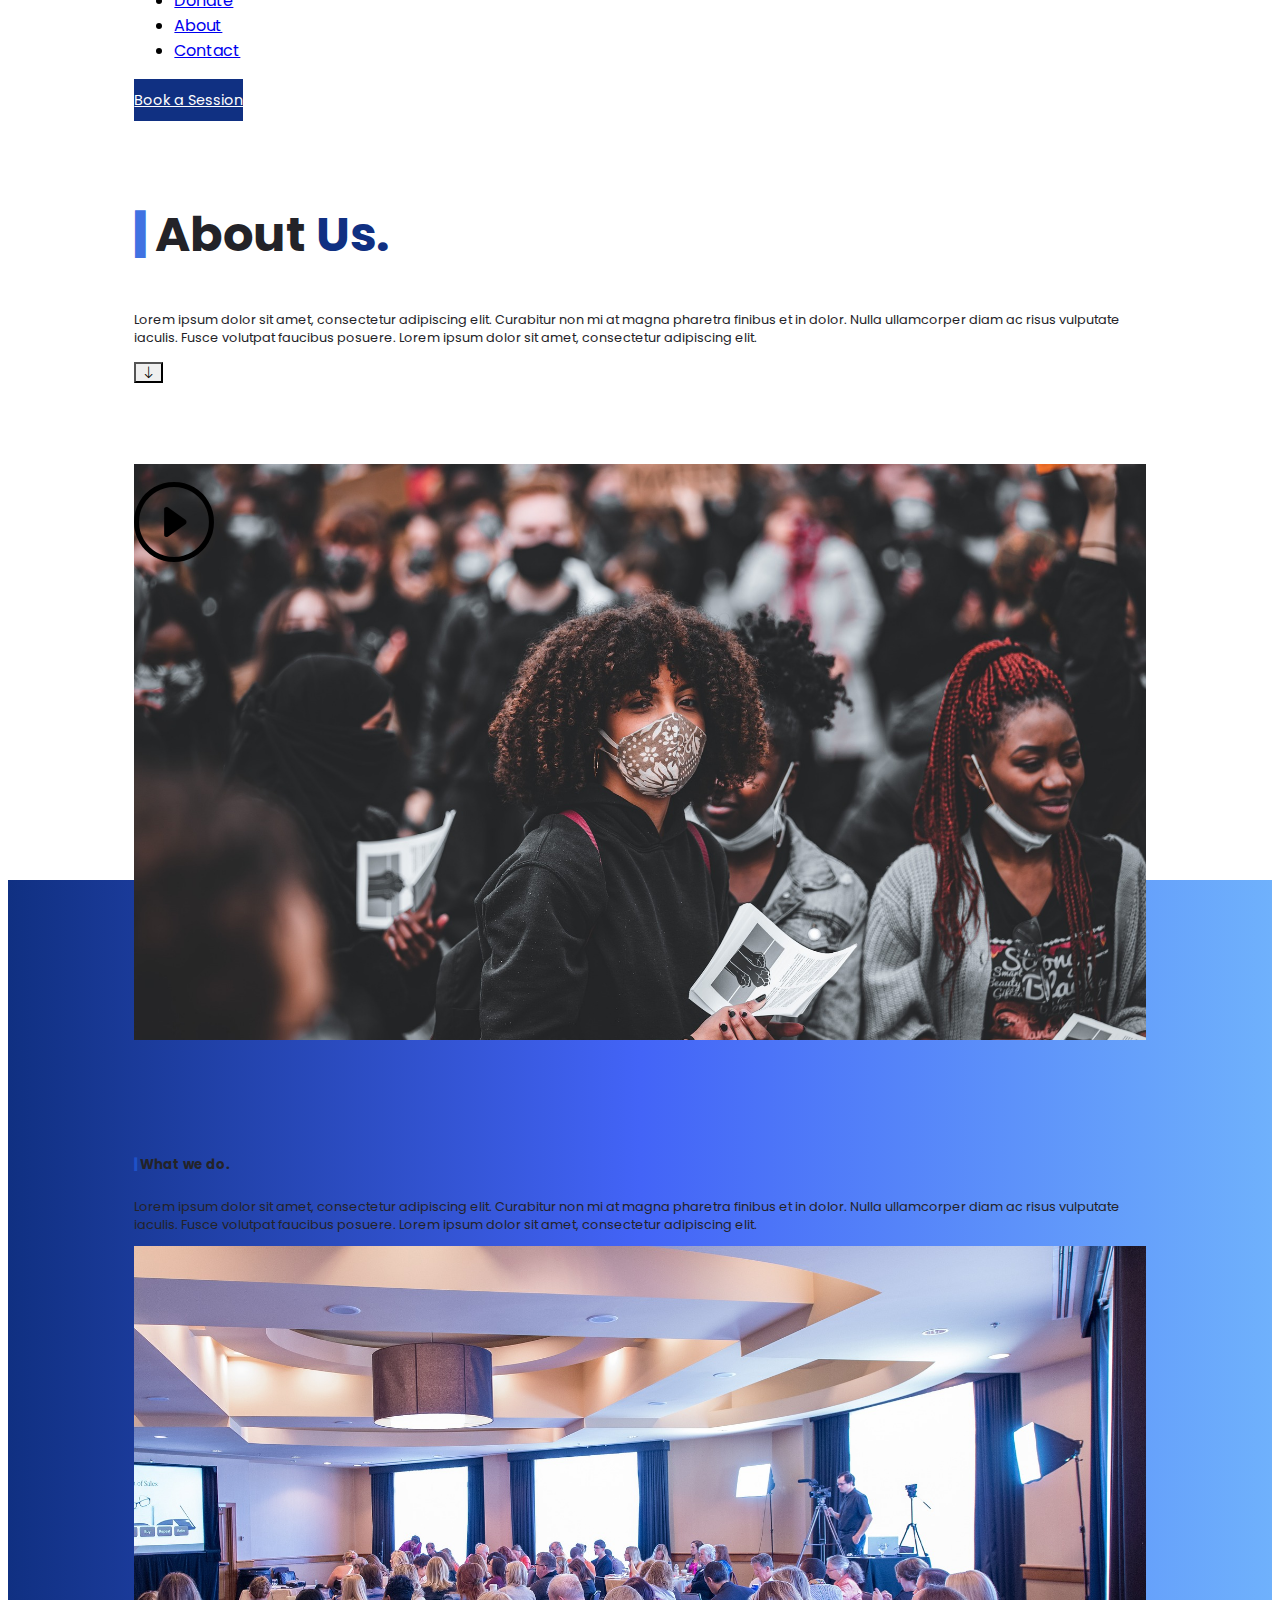
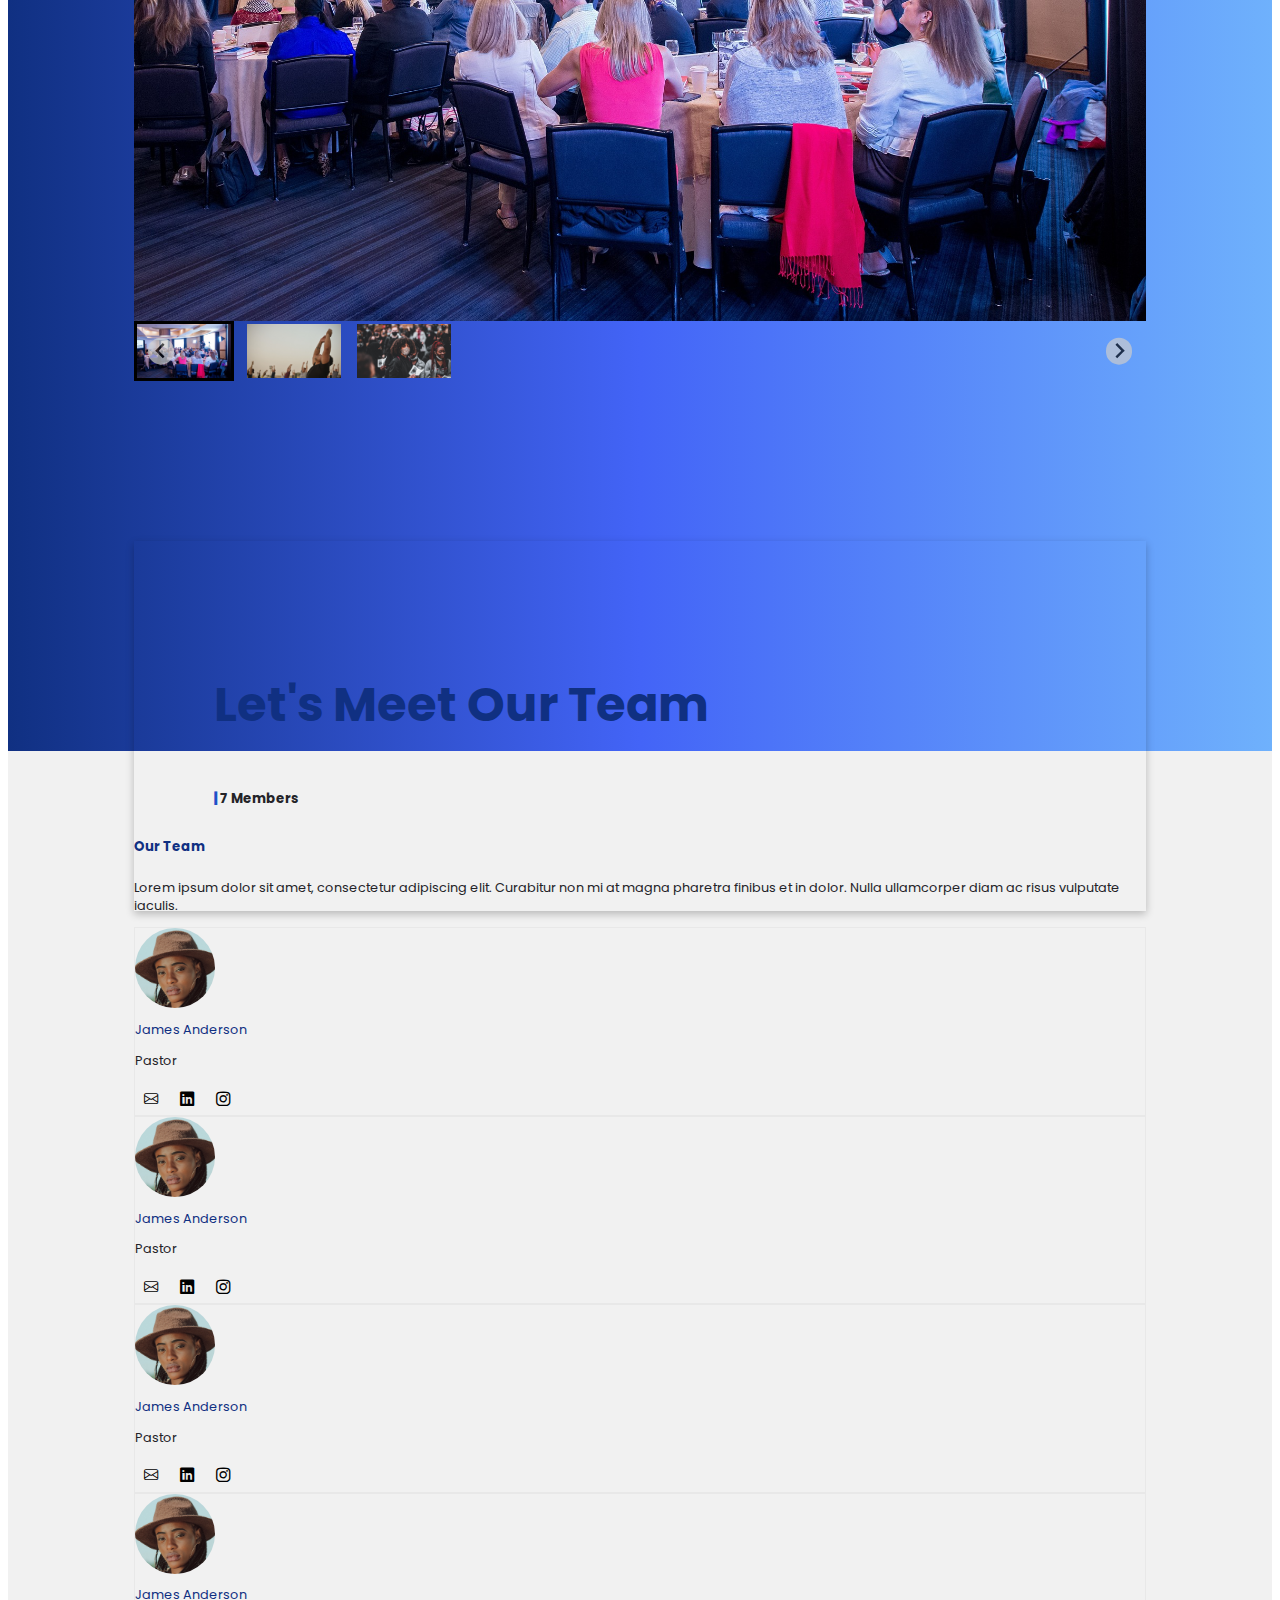
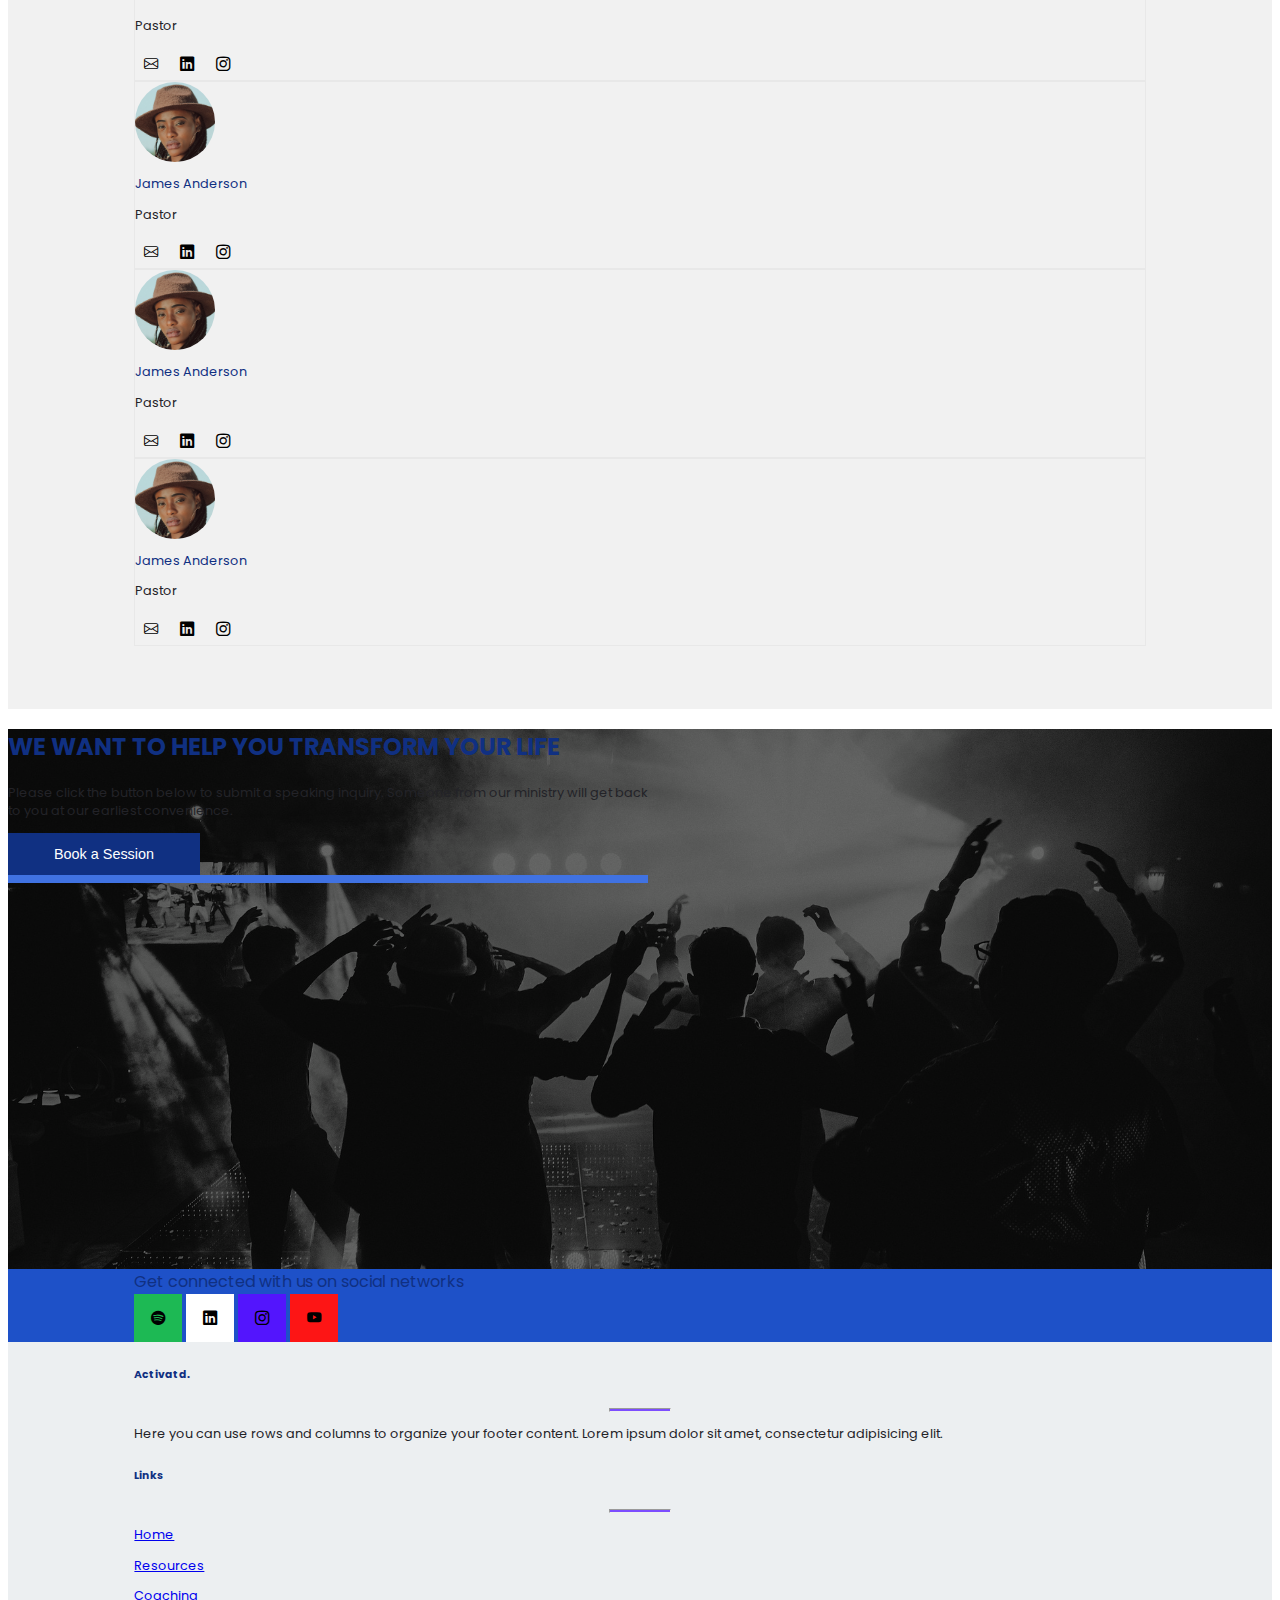
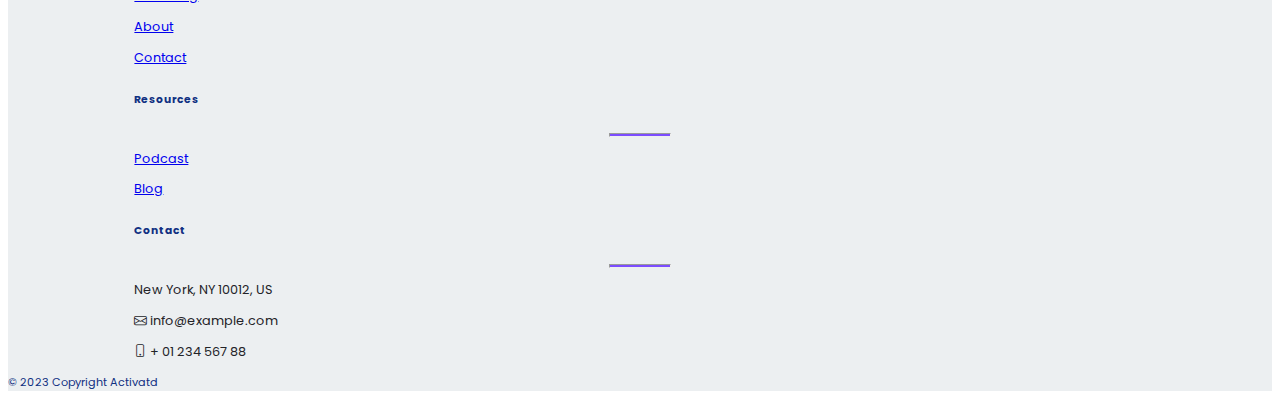
<file: about.html>
<!DOCTYPE html>
<html lang="en">
<head>
    <meta charset="UTF-8">
    <meta name="viewport" content="width=device-width, initial-scale=1.0">
    <meta http-equiv="X-UA-Compatible" content="ie=edge">
    <title>Activatd</title>
    <link href="https://cdn.jsdelivr.net/npm/bootstrap@5.3.0-alpha1/dist/css/bootstrap.min.css" rel="stylesheet" integrity="sha384-GLhlTQ8iRABdZLl6O3oVMWSktQOp6b7In1Zl3/Jr59b6EGGoI1aFkw7cmDA6j6gD" crossorigin="anonymous">
    <script src="https://cdn.jsdelivr.net/npm/bootstrap@5.3.0-alpha1/dist/js/bootstrap.bundle.min.js" integrity="sha384-w76AqPfDkMBDXo30jS1Sgez6pr3x5MlQ1ZAGC+nuZB+EYdgRZgiwxhTBTkF7CXvN" crossorigin="anonymous"></script>
    
    <link href="
    https://cdn.jsdelivr.net/npm/@splidejs/splide@4.1.4/dist/css/splide.min.css
    " rel="stylesheet">
    <link rel="preconnect" href="https://fonts.googleapis.com">
    <link rel="preconnect" href="https://fonts.gstatic.com" crossorigin>
    <link href="https://fonts.googleapis.com/css2?family=Poppins:ital,wght@0,200;0,300;0,400;0,500;0,600;0,700;0,800;0,900;1,200;1,300;1,400;1,500;1,600;1,700;1,800;1,900&display=swap" rel="stylesheet">
    <link rel="stylesheet" href="https://cdn.jsdelivr.net/npm/bootstrap-icons@1.10.3/font/bootstrap-icons.css">
    <link href="https://unpkg.com/aos@2.3.1/dist/aos.css" rel="stylesheet">
    <link rel="stylesheet" href="static/css/master.css">
</head>
<body>

    <section style="">
        <nav class="navbar navbar-expand-lg">
            <div class="container-fluid">
            <a class="navbar-brand mx-0" href="#" style="width:10rem;"><img src="static/assets/brand-light.PNG" alt="" class="w-100"></a>
              <button class="navbar-toggler" type="button" data-bs-toggle="collapse" data-bs-target="#navbarSupportedContent" aria-controls="navbarSupportedContent" aria-expanded="false" aria-label="Toggle navigation">
                <span class="navbar-toggler-icon"></span>
              </button>
              <div class="collapse navbar-collapse" id="navbarSupportedContent">
                <ul class="navbar-nav mx-auto mb-2 mb-lg-0">
                  <li class="nav-item mx-3">
                    <a class="nav-link expand" aria-current="page" href="index.html">Home</a>
                  </li>
                 
                  <li class="nav-item dropdown mx-3">
                    <a class="nav-link dropdown-toggle expand" href="#" role="button" data-bs-toggle="dropdown" aria-expanded="false">
                      Resources
                    </a>
                    <ul class="dropdown-menu">
                      <li><a class="dropdown-item" href="#">Podcast</a></li>
                      <li><a class="dropdown-item" href="#">Blog</a></li>
                      <li><a class="dropdown-item" href="#">Coaching</a></li>
    
                      
                    </ul>
                  </li>
                  <li class="nav-item mx-3">
                    <a class="nav-link expand" aria-current="page" href="#">Donate</a>
                  </li>
                 
                  <li class="nav-item mx-3">
                    <a class="nav-link expand" aria-current="page" href="about.html">About</a>
                  </li>
                  <li class="nav-item mx-3">
                    <a class="nav-link expand" aria-current="page" href="connect.html">Contact</a>
                  </li>
                </ul>
                <div class="py-2" style="width:12rem">
                    <a class="btn custom-btn btn-main w-100" href="book.html"><span>Book a Session</span></a>
                </div>
              </div>
            </div>
          </nav>
    
      </section>

    <section style="padding-top:3%;min-height:60vh">
        <div class="container" style="position: relative;">
            <div class="row">
                <div class="col-lg-6">
                    <h2 class="" style="font-weight:700;font-size:3em"><span class="me-2" style="font-weight: 900; color:var(--light)">| </span> About <span class="text-main"> Us.</span></h2>
                </div>
                <div class="col-lg-6">
                    <p class="text-secondary fw-500">Lorem ipsum dolor sit amet, consectetur adipiscing elit. Curabitur non mi at magna pharetra finibus et in dolor. Nulla ullamcorper diam ac risus vulputate iaculis. Fusce volutpat faucibus posuere. Lorem ipsum dolor sit amet, consectetur adipiscing elit.</p>
                    <button class="btn btn-outline-secondary" style="border-radius: 0;"><i class="bi bi-arrow-down"></i></button>
                </div>
            </div>
            <div class="w-100 d-flex justify-content-center align-items-center" style="position:relative;background-image: url('static/assets/hero-3.jpg');background-size: cover;background-position: center;background-repeat: no-repeat;height: 36rem;bottom:-10em;margin-top: -5em;">
                <i class="bi bi-play-circle text-white" style="font-size: 5em;"></i>

            </div>
        </div>
        
    </section>

    <section style="padding-top:20%;background: var(--main);  /* fallback for old browsers */
    background: -webkit-linear-gradient(to left, #6FB1FC, #4364F7, var(--main));  /* Chrome 10-25, Safari 5.1-6 */
    background: linear-gradient(to left, #6FB1FC, #4364F7, var(--main)); /* W3C, IE 10+/ Edge, Firefox 16+, Chrome 26+, Opera 12+, Safari 7+ */
    ;">

        <div class="container" style="position: relative;">
            <div class="row mt-4">
                <div class="col-lg-6 d-flex align-items-center">
                    <div class="pe-5"> 
                        <h5 class="text-white mb-4"><span class="me-2" style="font-weight: 900; color:var(--mid)">| </span>What we do.</h5>
                        <p class="text-white fw-500">Lorem ipsum dolor sit amet, consectetur adipiscing elit. Curabitur non mi at magna pharetra finibus et in dolor. Nulla ullamcorper diam ac risus vulputate iaculis. Fusce volutpat faucibus posuere. Lorem ipsum dolor sit amet, consectetur adipiscing elit.</p>
                    </div>
                   

                    
                </div>
                <div class="col-lg-6">
                    <div
                id="main-carousel"
                class="splide"
                aria-label="The carousel with thumbnails. Selecting a thumbnail will change the Beautiful Gallery carousel."
                >
                <div class="splide__track">
                        <ul class="splide__list">
                            <li class="splide__slide">
                                <img src="static/assets/hero-1.jpg" alt="">
                            </li>
                            <li class="splide__slide">
                                <img src="static/assets/hero-2.jpg" alt="">
                            </li>
                            <li class="splide__slide">
                                <img src="static/assets/hero-3.jpg" alt="">
                            </li>
                        </ul>
                </div>
            </div>
            <div
                id="thumbnail-carousel"
                class="splide"
                aria-label="The carousel with thumbnails. Selecting a thumbnail will change the Beautiful Gallery carousel."
                >
                <div class="splide__track">
                        <ul class="splide__list">
                            <li class="splide__slide">
                                <img src="static/assets/hero-1.jpg" alt="">
                            </li>
                            <li class="splide__slide">
                                <img src="static/assets/hero-2.jpg" alt="">
                            </li>
                            <li class="splide__slide">
                                <img src="static/assets/hero-3.jpg" alt="">
                            </li>
                        </ul>
                </div>
            </div>
                </div>
            </div>

            
            <div class="row" style="position:relative;bottom:-10em;z-index:10">
                <div class="col-lg-6 bg-white" style="padding: 5em 5em;box-shadow: rgba(0, 0, 0, 0.24) 0px 3px 8px;">
                    <h3 class="fw-bold text-main mb-5" style="font-size:3em">Let's Meet Our Team</h3>
                    <h5><span class="me-2" style="font-weight: 900; color:var(--mid)">| </span>7 Members</h5>
                </div>
            </div>
        </div>
        
    
    </section>

    <section style="padding-top: 5%;padding-bottom:5%;background-color: #f1f1f1;position: relative;">
        <div class="container">
            <div class="row">
                <div class="col-lg-6"></div>
                <div class="col-lg-6 px-5">
                    <h5 class="text-main fw-bold">Our Team</h5>
                    <p class="text-secondary fw-500">Lorem ipsum dolor sit amet, consectetur adipiscing elit. Curabitur non mi at magna pharetra finibus et in dolor. Nulla ullamcorper diam ac risus vulputate iaculis. </p>
                </div>
    
            </div>
    
            <div class="row mt-5 p-0">
                <div class="col-lg-3 p-3">
                    <div class="team-card bg-white p-3 py-5" style="border: solid 1px #e8e8e8">
                        <div class="m-auto" style="background-image: url(static/assets/team-1.jpg);background-position: center;background-size: cover;background-repeat: no-repeat;width: 5rem;height:5rem;border-radius: 50%;"></div>
                        <div class="text-center mt-4">
                            <p class="text-main fw-bold mb-1 fs-6">James Anderson</p>
                            <p class="text-secondary">Pastor</p>
                        </div>
                        <div class="d-flex justify-content-center mt-5">
                            <button class="custom-btn btn-social rounded-circle mx-2" style="width:2rem;height:2rem;border:none"><span><i class="bi bi-envelope fs-4"></i></span></button>
                            <button class="custom-btn btn-social rounded-circle mx-2" style="width:2rem;height:2rem;border:none"><span><i class="bi bi-linkedin fs-4"></i></span></button>
                            <button class="custom-btn btn-social rounded-circle mx-2" style="width:2rem;height:2rem;border:none"><span><i class="bi bi-instagram fs-4 text-dark"></i></span></button>
    
                          </div>
                    </div>
                </div>
    
                <div class="col-lg-3 p-3">
                    <div class="team-card bg-white p-3 py-5" style="border: solid 1px #e8e8e8">
                        <div class="m-auto" style="background-image: url(static/assets/team-1.jpg);background-position: center;background-size: cover;background-repeat: no-repeat;width: 5rem;height:5rem;border-radius: 50%;"></div>
                        <div class="text-center mt-4">
                            <p class="text-main fw-bold mb-1 fs-6">James Anderson</p>
                            <p class="text-secondary">Pastor</p>
                        </div>
                        <div class="d-flex justify-content-center mt-5">
                            <button class="custom-btn btn-social rounded-circle mx-2" style="width:2rem;height:2rem;border:none"><span><i class="bi bi-envelope fs-4"></i></span></button>
                            <button class="custom-btn btn-social rounded-circle mx-2" style="width:2rem;height:2rem;border:none"><span><i class="bi bi-linkedin fs-4"></i></span></button>
                            <button class="custom-btn btn-social rounded-circle mx-2" style="width:2rem;height:2rem;border:none"><span><i class="bi bi-instagram fs-4 text-dark"></i></span></button>
    
                          </div>
                    </div>
                </div>
    
                <div class="col-lg-3 p-3">
                    <div class="team-card bg-white p-3 py-5" style="border: solid 1px #e8e8e8">
                        <div class="m-auto" style="background-image: url(static/assets/team-1.jpg);background-position: center;background-size: cover;background-repeat: no-repeat;width: 5rem;height:5rem;border-radius: 50%;"></div>
                        <div class="text-center mt-4">
                            <p class="text-main fw-bold mb-1 fs-6">James Anderson</p>
                            <p class="text-secondary">Pastor</p>
                        </div>
                        <div class="d-flex justify-content-center mt-5">
                            <button class="custom-btn btn-social rounded-circle mx-2" style="width:2rem;height:2rem;border:none"><span><i class="bi bi-envelope fs-4"></i></span></button>
                            <button class="custom-btn btn-social rounded-circle mx-2" style="width:2rem;height:2rem;border:none"><span><i class="bi bi-linkedin fs-4"></i></span></button>
                            <button class="custom-btn btn-social rounded-circle mx-2" style="width:2rem;height:2rem;border:none"><span><i class="bi bi-instagram fs-4 text-dark"></i></span></button>
    
                          </div>
                    </div>
                </div>
    
                <div class="col-lg-3 p-3">
                    <div class="team-card bg-white p-3 py-5" style="border: solid 1px #e8e8e8">
                        <div class="m-auto" style="background-image: url(static/assets/team-1.jpg);background-position: center;background-size: cover;background-repeat: no-repeat;width: 5rem;height:5rem;border-radius: 50%;"></div>
                        <div class="text-center mt-4">
                            <p class="text-main fw-bold mb-1 fs-6">James Anderson</p>
                            <p class="text-secondary">Pastor</p>
                        </div>
                        <div class="d-flex justify-content-center mt-5">
                            <button class="custom-btn btn-social rounded-circle mx-2" style="width:2rem;height:2rem;border:none"><span><i class="bi bi-envelope fs-4"></i></span></button>
                            <button class="custom-btn btn-social rounded-circle mx-2" style="width:2rem;height:2rem;border:none"><span><i class="bi bi-linkedin fs-4"></i></span></button>
                            <button class="custom-btn btn-social rounded-circle mx-2" style="width:2rem;height:2rem;border:none"><span><i class="bi bi-instagram fs-4 text-dark"></i></span></button>
    
    
                          </div>
                    </div>
                </div>
    
                <div class="col-lg-3 p-3">
                    <div class="team-card bg-white p-3 py-5" style="border: solid 1px #e8e8e8">
                        <div class="m-auto" style="background-image: url(static/assets/team-1.jpg);background-position: center;background-size: cover;background-repeat: no-repeat;width: 5rem;height:5rem;border-radius: 50%;"></div>
                        <div class="text-center mt-4">
                            <p class="text-main fw-bold mb-1 fs-6">James Anderson</p>
                            <p class="text-secondary">Pastor</p>
                        </div>
                        <div class="d-flex justify-content-center mt-5">
                            <button class="custom-btn btn-social rounded-circle mx-2" style="width:2rem;height:2rem;border:none"><span><i class="bi bi-envelope fs-4"></i></span></button>
                            <button class="custom-btn btn-social rounded-circle mx-2" style="width:2rem;height:2rem;border:none"><span><i class="bi bi-linkedin fs-4"></i></span></button>
                            <button class="custom-btn btn-social rounded-circle mx-2" style="width:2rem;height:2rem;border:none"><span><i class="bi bi-instagram fs-4 text-dark"></i></span></button>
    
                          </div>
                    </div>
                </div>
    
                <div class="col-lg-3 p-3">
                    <div class="team-card bg-white p-3 py-5" style="border: solid 1px #e8e8e8">
                        <div class="m-auto" style="background-image: url(static/assets/team-1.jpg);background-position: center;background-size: cover;background-repeat: no-repeat;width: 5rem;height:5rem;border-radius: 50%;"></div>
                        <div class="text-center mt-4">
                            <p class="text-main fw-bold mb-1 fs-6">James Anderson</p>
                            <p class="text-secondary">Pastor</p>
                        </div>
                        <div class="d-flex justify-content-center mt-5">
                            <button class="custom-btn btn-social rounded-circle mx-2" style="width:2rem;height:2rem;border:none"><span><i class="bi bi-envelope fs-4"></i></span></button>
                            <button class="custom-btn btn-social rounded-circle mx-2" style="width:2rem;height:2rem;border:none"><span><i class="bi bi-linkedin fs-4"></i></span></button>
                            <button class="custom-btn btn-social rounded-circle mx-2" style="width:2rem;height:2rem;border:none"><span><i class="bi bi-instagram fs-4 text-dark"></i></span></button>
    
                          </div>
                    </div>
                </div>
    
                <div class="col-lg-3 p-3">
                    <div class="team-card bg-white p-3 py-5" style="border: solid 1px #e8e8e8">
                        <div class="m-auto" style="background-image: url(static/assets/team-1.jpg);background-position: center;background-size: cover;background-repeat: no-repeat;width: 5rem;height:5rem;border-radius: 50%;"></div>
                        <div class="text-center mt-4">
                            <p class="text-main fw-bold mb-1 fs-6">James Anderson</p>
                            <p class="text-secondary">Pastor</p>
                        </div>
                        <div class="d-flex justify-content-center mt-5">
                            <button class="custom-btn btn-social rounded-circle mx-2" style="width:2rem;height:2rem;border:none"><span><i class="bi bi-envelope fs-4"></i></span></button>
                            <button class="custom-btn btn-social rounded-circle mx-2" style="width:2rem;height:2rem;border:none"><span><i class="bi bi-linkedin fs-4"></i></span></button>
                            <button class="custom-btn btn-social rounded-circle mx-2" style="width:2rem;height:2rem;border:none"><span><i class="bi bi-instagram fs-4 text-dark"></i></span></button>
    
                          </div>
                    </div>
                </div>
    
                
            </div>
        </div>
        
    </section>

    <section class="d-flex align-items-center justify-content-center" style="padding:0;background-image: url(static/assets/bg-overlay-2.jpg),linear-gradient(rgba(0,1,0,0.5),rgba(0,1,0,0.5));background-blend-mode: overlay;min-height:60vh;background-size:cover;background-position:center;background-repeat:no-repeat;position:relative">
        <div class="w-100 h-100" style="background-color: var(--light);opacity:0.5;position: absolute;">
        </div>
        <div class="container p-2" style="position: relative;max-width:40rem">
            <div class="p-5 pb-2 bg-white" >
                
                <h2 class="fw-bold mt-3 fs-2 text-main my-4">WE WANT TO HELP YOU TRANSFORM YOUR LIFE</h4>
                <p class="my-4">Please click the button below to submit a speaking inquiry. Someone from our ministry will get back to you at our earliest convenience.</p>
                <button class="custom-btn btn-main my-4" style="width:12rem"><span>Book a Session</span></button>
                
            </div>
            <div style="background-color: var(--light);height:8px;bottom:0;width:100%"></div>
        </div>
    </section>

    <footer
          class="text-center text-lg-start text-main"
          style="background-color: #ECEFF1"
          >
    <!-- Section: Social media -->
    <section 
             class="d-flex justify-content-between p-4 py-3 text-white"
             style="background-color:var(--mid)"
             >
      <!-- Left -->
      <div class="container d-flex justify-content-between align-items-center" style="width:86%">
      <div class="me-5 ms-5">
        <span>Get connected with us on social networks</span>
      </div>
      <!-- Left -->

      <!-- Right -->
      <div>
        <button class="custom-btn btn-social rounded-circle mx-2" style="width:3rem;height:3rem;background-color:#1DB954;border:none"><span><i class="bi bi-spotify fs-4"></i></span></button>
        <button class="custom-btn btn-social rounded-circle mx-2" style="width:3rem;height:3rem;background-color:#ffffff;border:none"><span><i class="bi bi-linkedin fs-4"></i></span></button>
        <button class="custom-btn btn-social rounded-circle mx-2" style="width:3rem;height:3rem;background-color:#5315fd;border:none"><span><i class="bi bi-instagram fs-4 text-white"></i></span></button>
        <button class="custom-btn btn-social rounded-circle mx-2" style="width:3rem;height:3rem;background-color:#fd1515;border:none"><span><i class="bi bi-youtube fs-4 text-white"></i></span></button>


        
        
      </div>
      <!-- Right -->
    </div>
    </section>
    <!-- Section: Social media -->

    <!-- Section: Links  -->
    <section class="">
      <div class="container text-center text-md-start mt-5">
        <!-- Grid row -->
        <div class="row mt-3">
          <!-- Grid column -->
          <div class="col-md-3 col-lg-4 col-xl-3 mx-auto mb-4">
            <!-- Content -->
            <h6 class="text-uppercase fw-bold">Activatd.</h6>
            <hr
                class="mb-4 mt-0 d-inline-block mx-auto"
                style="width: 60px; background-color: #7c4dff; height: 2px"
                />
            <p>
              Here you can use rows and columns to organize your footer
              content. Lorem ipsum dolor sit amet, consectetur adipisicing
              elit.
            </p>
          </div>
          <!-- Grid column -->

          <!-- Grid column -->
          <div class="col-md-2 col-lg-2 col-xl-2 mx-auto mb-4">
            <!-- Links -->
            <h6 class="text-uppercase fw-bold">Links</h6>
            <hr
                class="mb-4 mt-0 d-inline-block mx-auto"
                style="width: 60px; background-color: #7c4dff; height: 2px"
                />
            <p>
              <a href="#!" class="text-dark">Home</a>
            </p>
            <p>
              <a href="#!" class="text-dark">Resources</a>
            </p>
            <p>
              <a href="#!" class="text-dark">Coaching</a>
            </p>
            <p>
              <a href="#!" class="text-dark">About</a>
            </p>
            <p>
              <a href="#!" class="text-dark">Contact</a>
            </p>
          </div>
          <!-- Grid column -->

          <!-- Grid column -->
          <div class="col-md-3 col-lg-2 col-xl-2 mx-auto mb-4">
            <!-- Links -->
            <h6 class="text-uppercase fw-bold">Resources</h6>
            <hr
                class="mb-4 mt-0 d-inline-block mx-auto"
                style="width: 60px; background-color: #7c4dff; height: 2px"
                />
            <p>
              <a href="#!" class="text-dark">Podcast</a>
            </p>
            <p>
              <a href="#!" class="text-dark">Blog</a>
            </p>
            
            
          </div>
          <!-- Grid column -->

          <!-- Grid column -->
          <div class="col-md-4 col-lg-3 col-xl-3 mx-auto mb-md-0 mb-4">
            <!-- Links -->
            <h6 class="text-uppercase fw-bold">Contact</h6>
            <hr
                class="mb-4 mt-0 d-inline-block mx-auto"
                style="width: 60px; background-color: #7c4dff; height: 2px"
                />
            <p><i class="bi bi-home mr-3"></i> New York, NY 10012, US</p>
            <p><i class="bi bi-envelope mr-3"></i> info@example.com</p>
            <p><i class="bi bi-phone mr-3"></i> + 01 234 567 88</p>
         
          </div>
          <!-- Grid column -->
        </div>
        <!-- Grid row -->
      </div>
    </section>
    <!-- Section: Links  -->

    <!-- Copyright -->
    <div
         class="text-center p-3 text-secondary"
         style="background-color: #ECEFF1;font-size:0.7em"
         >
      © 2023 Copyright Activatd
      
    </div>
    <!-- Copyright -->
  </footer>
    
    

    <script src="https://unpkg.com/aos@2.3.1/dist/aos.js"></script>
    <script>
        AOS.init();
    </script>
    <script src="
    https://cdn.jsdelivr.net/npm/@splidejs/splide@4.1.4/dist/js/splide.min.js
    "></script>
    <script>
        new Splide('.splide').mount();
    </script>
    
    <script>


        document.addEventListener( 'DOMContentLoaded', function () {
        var main = new Splide( '#main-carousel', {
            type      : 'fade',
            rewind    : true,
            pagination: false,
            arrows    : false,
        } );

        var thumbnails = new Splide( '#thumbnail-carousel', {
            fixedWidth  : 100,
            fixedHeight : 60,
            gap         : 10,
            rewind      : true,
            pagination  : false,
            isNavigation: true,
            breakpoints : {
            600: {
                fixedWidth : 60,
                fixedHeight: 44,
            },
            },
        } );

        main.sync( thumbnails );
        main.mount();
        thumbnails.mount();
        } );
    </script>
</body>


    


</html>
</file>
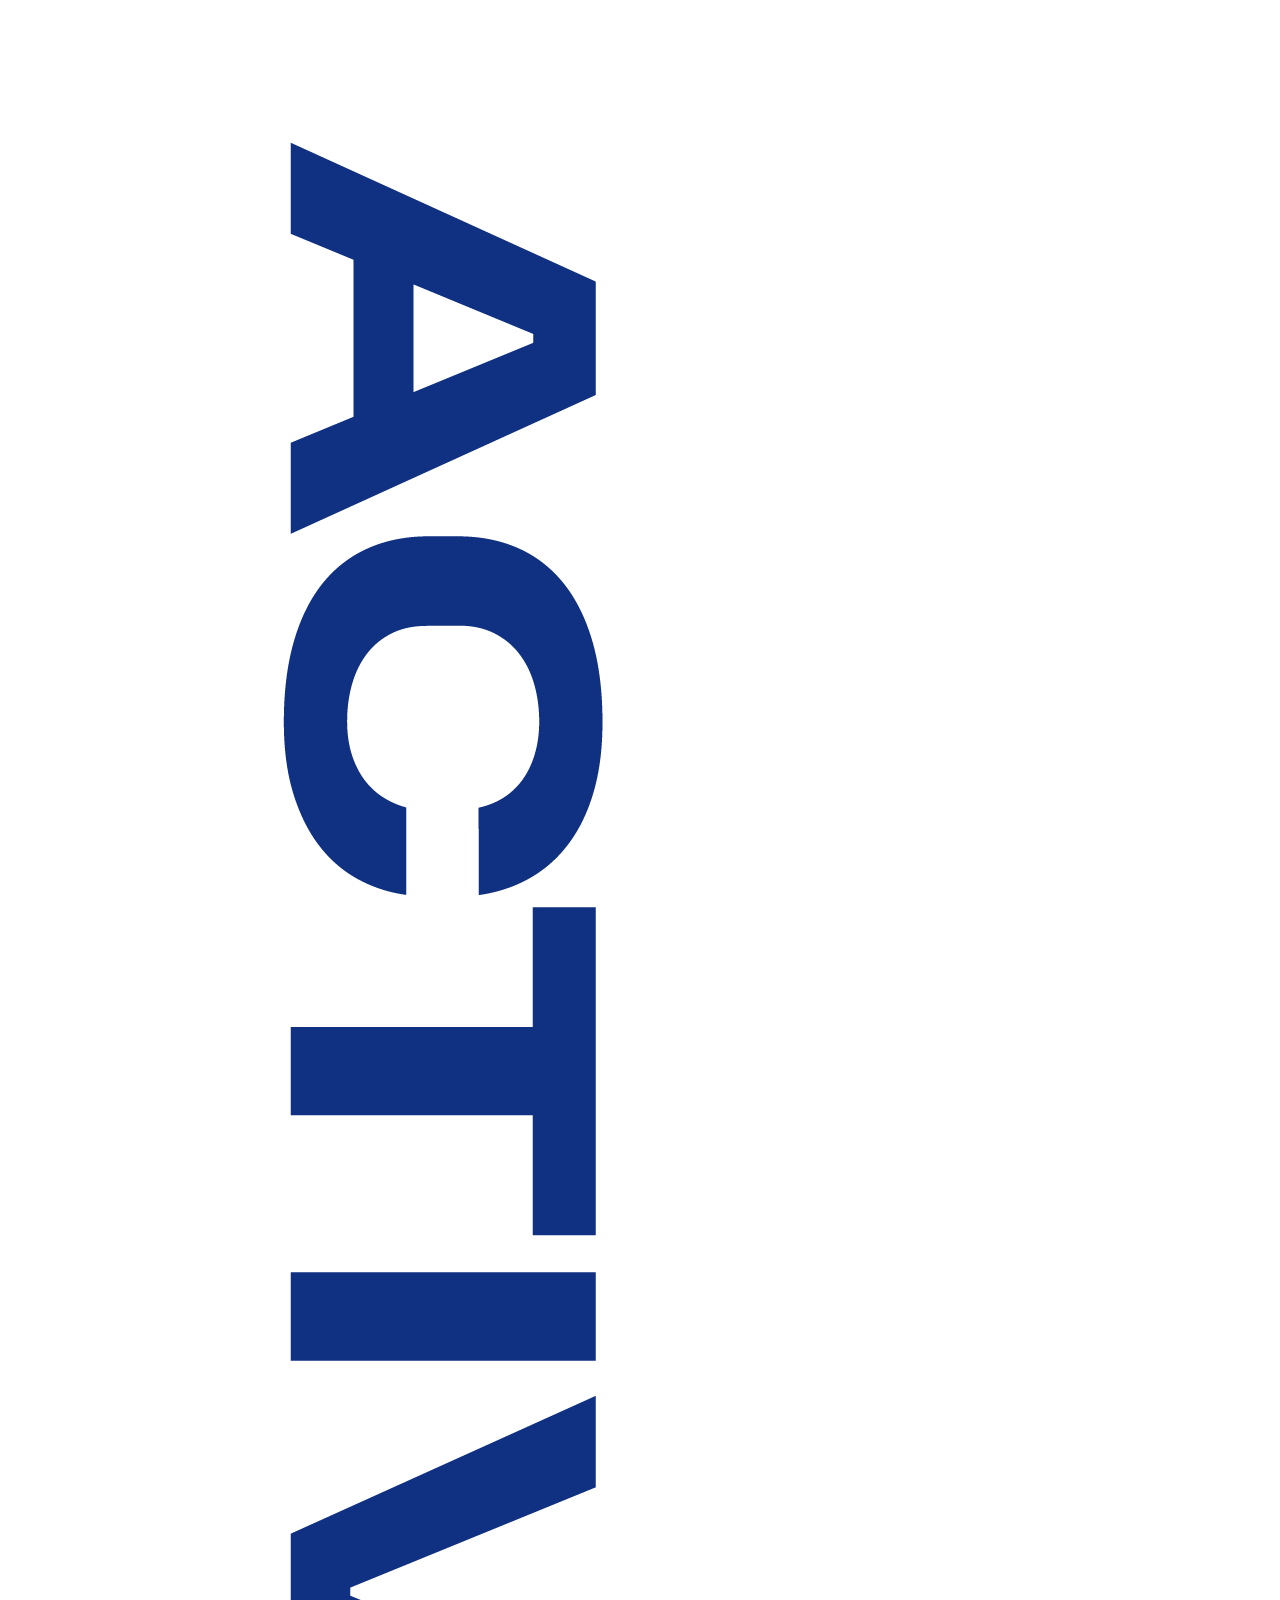
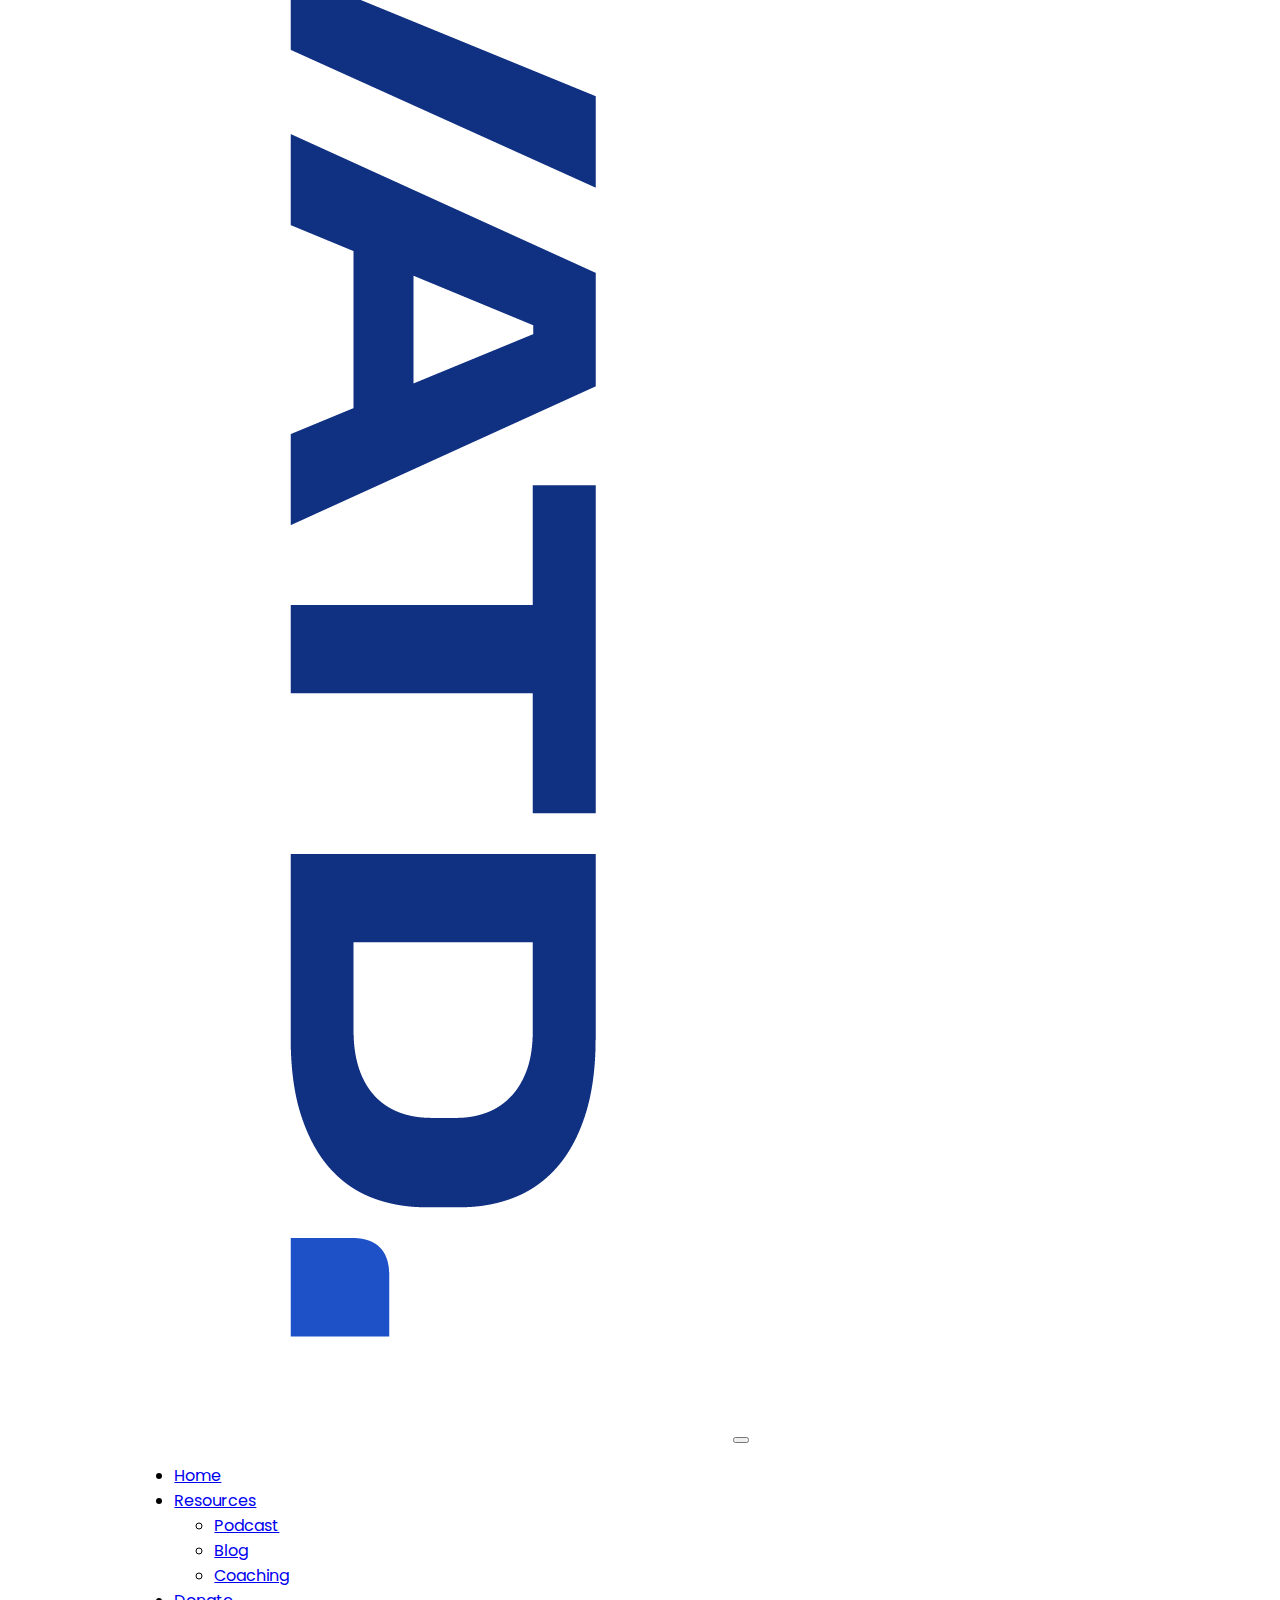
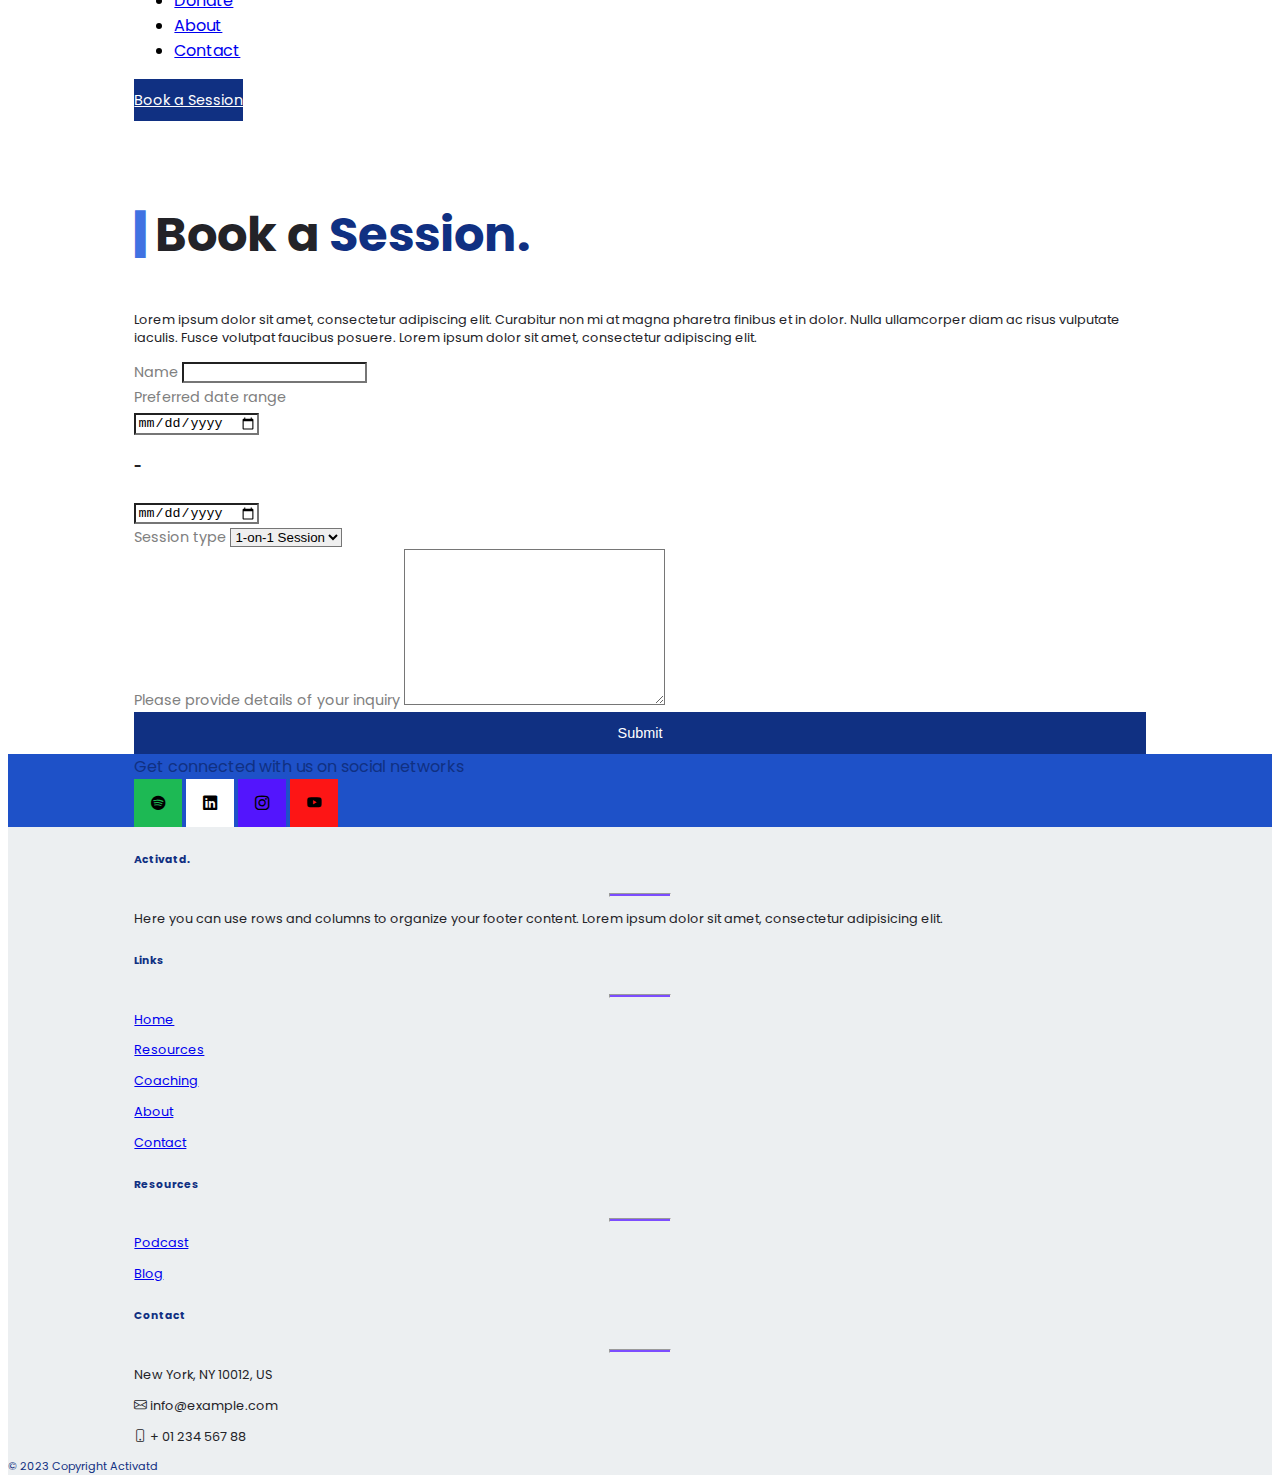
<file: book.html>
<!DOCTYPE html>
<html lang="en">
<head>
    <meta charset="UTF-8">
    <meta name="viewport" content="width=device-width, initial-scale=1.0">
    <meta http-equiv="X-UA-Compatible" content="ie=edge">
    <title>Activatd</title>
    <link href="https://cdn.jsdelivr.net/npm/bootstrap@5.3.0-alpha1/dist/css/bootstrap.min.css" rel="stylesheet" integrity="sha384-GLhlTQ8iRABdZLl6O3oVMWSktQOp6b7In1Zl3/Jr59b6EGGoI1aFkw7cmDA6j6gD" crossorigin="anonymous">
    <script src="https://cdn.jsdelivr.net/npm/bootstrap@5.3.0-alpha1/dist/js/bootstrap.bundle.min.js" integrity="sha384-w76AqPfDkMBDXo30jS1Sgez6pr3x5MlQ1ZAGC+nuZB+EYdgRZgiwxhTBTkF7CXvN" crossorigin="anonymous"></script>
    
    <link href="
    https://cdn.jsdelivr.net/npm/@splidejs/splide@4.1.4/dist/css/splide.min.css
    " rel="stylesheet">
    <link rel="preconnect" href="https://fonts.googleapis.com">
    <link rel="preconnect" href="https://fonts.gstatic.com" crossorigin>
    <link href="https://fonts.googleapis.com/css2?family=Poppins:ital,wght@0,200;0,300;0,400;0,500;0,600;0,700;0,800;0,900;1,200;1,300;1,400;1,500;1,600;1,700;1,800;1,900&display=swap" rel="stylesheet">
    <link rel="stylesheet" href="https://cdn.jsdelivr.net/npm/bootstrap-icons@1.10.3/font/bootstrap-icons.css">
    <link href="https://unpkg.com/aos@2.3.1/dist/aos.css" rel="stylesheet">
    <link rel="stylesheet" href="static/css/master.css">
</head>
<body>

  <section style="">
    <nav class="navbar navbar-expand-lg">
        <div class="container-fluid">
        <a class="navbar-brand mx-0" href="#" style="width:10rem;"><img src="static/assets/brand-light.PNG" alt="" class="w-100"></a>
          <button class="navbar-toggler" type="button" data-bs-toggle="collapse" data-bs-target="#navbarSupportedContent" aria-controls="navbarSupportedContent" aria-expanded="false" aria-label="Toggle navigation">
            <span class="navbar-toggler-icon"></span>
          </button>
          <div class="collapse navbar-collapse" id="navbarSupportedContent">
            <ul class="navbar-nav mx-auto mb-2 mb-lg-0">
              <li class="nav-item mx-3">
                <a class="nav-link expand" aria-current="page" href="index.html">Home</a>
              </li>
             
              <li class="nav-item dropdown mx-3">
                <a class="nav-link dropdown-toggle expand" href="#" role="button" data-bs-toggle="dropdown" aria-expanded="false">
                  Resources
                </a>
                <ul class="dropdown-menu">
                  <li><a class="dropdown-item" href="#">Podcast</a></li>
                  <li><a class="dropdown-item" href="#">Blog</a></li>
                  <li><a class="dropdown-item" href="#">Coaching</a></li>

                  
                </ul>
              </li>
              <li class="nav-item mx-3">
                <a class="nav-link expand" aria-current="page" href="#">Donate</a>
              </li>
             
              <li class="nav-item mx-3">
                <a class="nav-link expand" aria-current="page" href="about.html">About</a>
              </li>
              <li class="nav-item mx-3">
                <a class="nav-link expand" aria-current="page" href="connect.html">Contact</a>
              </li>
            </ul>
            <div class="py-2" style="width:12rem">
                <a class="btn custom-btn btn-main w-100" href="book.html"><span>Book a Session</span></a>
            </div>
          </div>
        </div>
      </nav>

  </section>

    <section style="padding-top:3%;min-height:60vh">
        <div class="container" style="position: relative;">
            <div class="row">
                <div class="col-lg-6">
                    <h2 class="" style="font-weight:700;font-size:3em"><span class="me-2" style="font-weight: 900; color:var(--light)">| </span> Book a<span class="text-main"> Session.</span></h2>
                </div>
                <div class="col-lg-6">
                    <p class="text-secondary fw-500">Lorem ipsum dolor sit amet, consectetur adipiscing elit. Curabitur non mi at magna pharetra finibus et in dolor. Nulla ullamcorper diam ac risus vulputate iaculis. Fusce volutpat faucibus posuere. Lorem ipsum dolor sit amet, consectetur adipiscing elit.</p>

                </div>
            </div>

            <div class="row mt-3">
              <div class="col-lg-6 p-3">
                <form action="">

                  <div class="mb-3">
                    <label for="NameInput" class="form-label">Name</label>
                    <input type="text" class="form-control" id="NameInput" placeholder="">
                  </div>

                  <div class="mb-3">
                    <label for="NameInput" class="form-label">Preferred date range</label>
                    <div class="d-flex justify-content-around">
                      <input type="date" class="form-control" id="dateStart">
                      <div class="d-flex justify-content-center align-items-center mx-2">
                        <h5 class="m-0">-</h5>
                      </div>
                      <input type="date" class="form-control" id="dateEnd">
                    </div>
                  </div>

                  <div class="mb-3">
                    <label for="NameInput" class="form-label">Session type</label>
                    <select name="" id="" class="form-select">
                      <option value="">1-on-1 Session</option>
                      <option value="">Event</option>
                      <option value="">Conference</option>
                      <option value="">Gathering</option>
                      <option value="">Other</option>
                    </select>
                  </div>

                  <div class="mb-3">
                    <label for="NameInput" class="form-label">Please provide details of your inquiry</label>
                    <textarea name="" id="" cols="30" rows="10" class="form-control"></textarea>
                  </div>

                  <button class="custom-btn btn-main my-4" style="width:100%"><span>Submit</span></button>
                  

                </form>
              </div>
            </div>
            
        </div>
        
    </section>

    
    <footer
          class="text-center text-lg-start text-main"
          style="background-color: #ECEFF1"
          >
    <!-- Section: Social media -->
    <section 
             class="d-flex justify-content-between p-4 py-3 text-white"
             style="background-color:var(--mid)"
             >
      <!-- Left -->
      <div class="container d-flex justify-content-between align-items-center" style="width:86%">
      <div class="me-5 ms-5">
        <span>Get connected with us on social networks</span>
      </div>
      <!-- Left -->

      <!-- Right -->
      <div>
        <button class="custom-btn btn-social rounded-circle mx-2" style="width:3rem;height:3rem;background-color:#1DB954;border:none"><span><i class="bi bi-spotify fs-4"></i></span></button>
        <button class="custom-btn btn-social rounded-circle mx-2" style="width:3rem;height:3rem;background-color:#ffffff;border:none"><span><i class="bi bi-linkedin fs-4"></i></span></button>
        <button class="custom-btn btn-social rounded-circle mx-2" style="width:3rem;height:3rem;background-color:#5315fd;border:none"><span><i class="bi bi-instagram fs-4 text-white"></i></span></button>
        <button class="custom-btn btn-social rounded-circle mx-2" style="width:3rem;height:3rem;background-color:#fd1515;border:none"><span><i class="bi bi-youtube fs-4 text-white"></i></span></button>


        
        
      </div>
      <!-- Right -->
    </div>
    </section>
    <!-- Section: Social media -->

    <!-- Section: Links  -->
    <section class="">
      <div class="container text-center text-md-start mt-5">
        <!-- Grid row -->
        <div class="row mt-3">
          <!-- Grid column -->
          <div class="col-md-3 col-lg-4 col-xl-3 mx-auto mb-4">
            <!-- Content -->
            <h6 class="text-uppercase fw-bold">Activatd.</h6>
            <hr
                class="mb-4 mt-0 d-inline-block mx-auto"
                style="width: 60px; background-color: #7c4dff; height: 2px"
                />
            <p>
              Here you can use rows and columns to organize your footer
              content. Lorem ipsum dolor sit amet, consectetur adipisicing
              elit.
            </p>
          </div>
          <!-- Grid column -->

          <!-- Grid column -->
          <div class="col-md-2 col-lg-2 col-xl-2 mx-auto mb-4">
            <!-- Links -->
            <h6 class="text-uppercase fw-bold">Links</h6>
            <hr
                class="mb-4 mt-0 d-inline-block mx-auto"
                style="width: 60px; background-color: #7c4dff; height: 2px"
                />
            <p>
              <a href="#!" class="text-dark">Home</a>
            </p>
            <p>
              <a href="#!" class="text-dark">Resources</a>
            </p>
            <p>
              <a href="#!" class="text-dark">Coaching</a>
            </p>
            <p>
              <a href="#!" class="text-dark">About</a>
            </p>
            <p>
              <a href="#!" class="text-dark">Contact</a>
            </p>
          </div>
          <!-- Grid column -->

          <!-- Grid column -->
          <div class="col-md-3 col-lg-2 col-xl-2 mx-auto mb-4">
            <!-- Links -->
            <h6 class="text-uppercase fw-bold">Resources</h6>
            <hr
                class="mb-4 mt-0 d-inline-block mx-auto"
                style="width: 60px; background-color: #7c4dff; height: 2px"
                />
            <p>
              <a href="#!" class="text-dark">Podcast</a>
            </p>
            <p>
              <a href="#!" class="text-dark">Blog</a>
            </p>
            
            
          </div>
          <!-- Grid column -->

          <!-- Grid column -->
          <div class="col-md-4 col-lg-3 col-xl-3 mx-auto mb-md-0 mb-4">
            <!-- Links -->
            <h6 class="text-uppercase fw-bold">Contact</h6>
            <hr
                class="mb-4 mt-0 d-inline-block mx-auto"
                style="width: 60px; background-color: #7c4dff; height: 2px"
                />
            <p><i class="bi bi-home mr-3"></i> New York, NY 10012, US</p>
            <p><i class="bi bi-envelope mr-3"></i> info@example.com</p>
            <p><i class="bi bi-phone mr-3"></i> + 01 234 567 88</p>
         
          </div>
          <!-- Grid column -->
        </div>
        <!-- Grid row -->
      </div>
    </section>
    <!-- Section: Links  -->

    <!-- Copyright -->
    <div
         class="text-center p-3 text-secondary"
         style="background-color: #ECEFF1;font-size:0.7em"
         >
      © 2023 Copyright Activatd
      
    </div>
    <!-- Copyright -->
  </footer>
    
    

    <script src="https://unpkg.com/aos@2.3.1/dist/aos.js"></script>
    <script>
        AOS.init();
    </script>
   
</body>


    


</html>
</file>
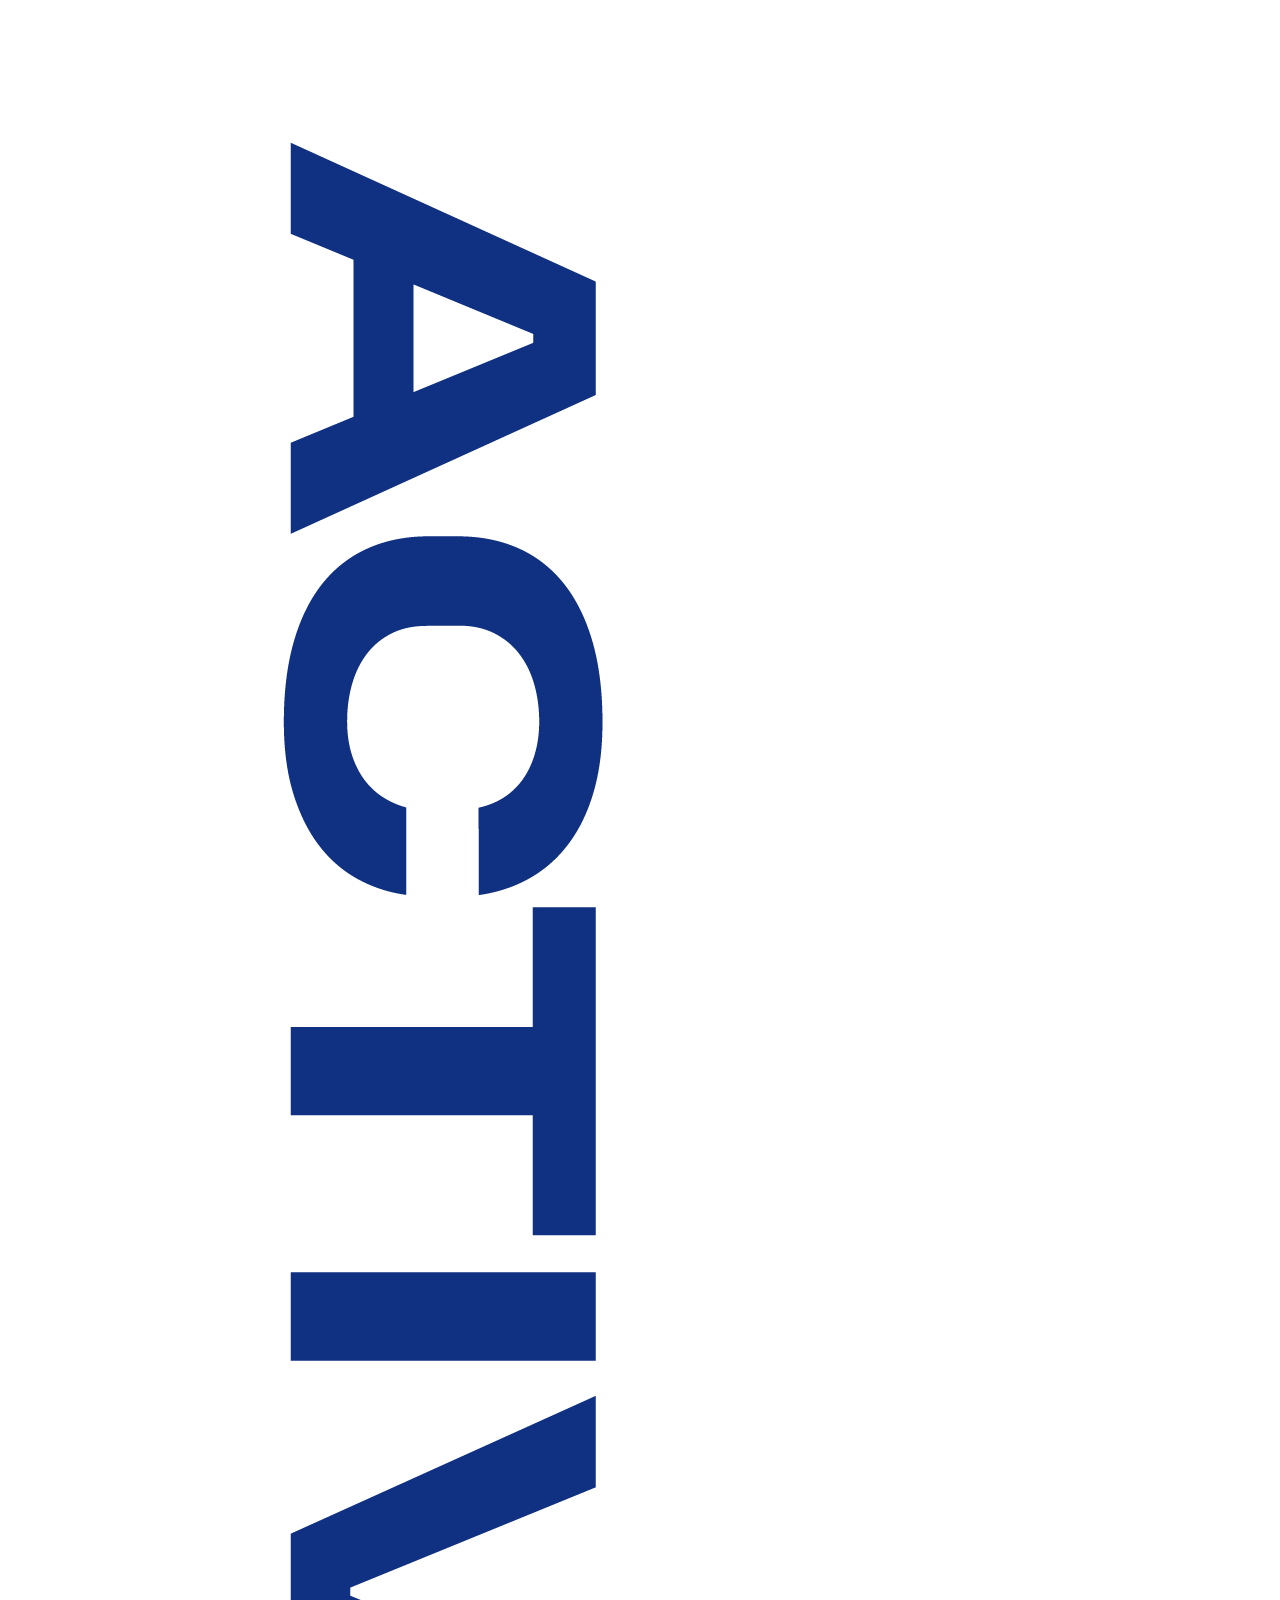
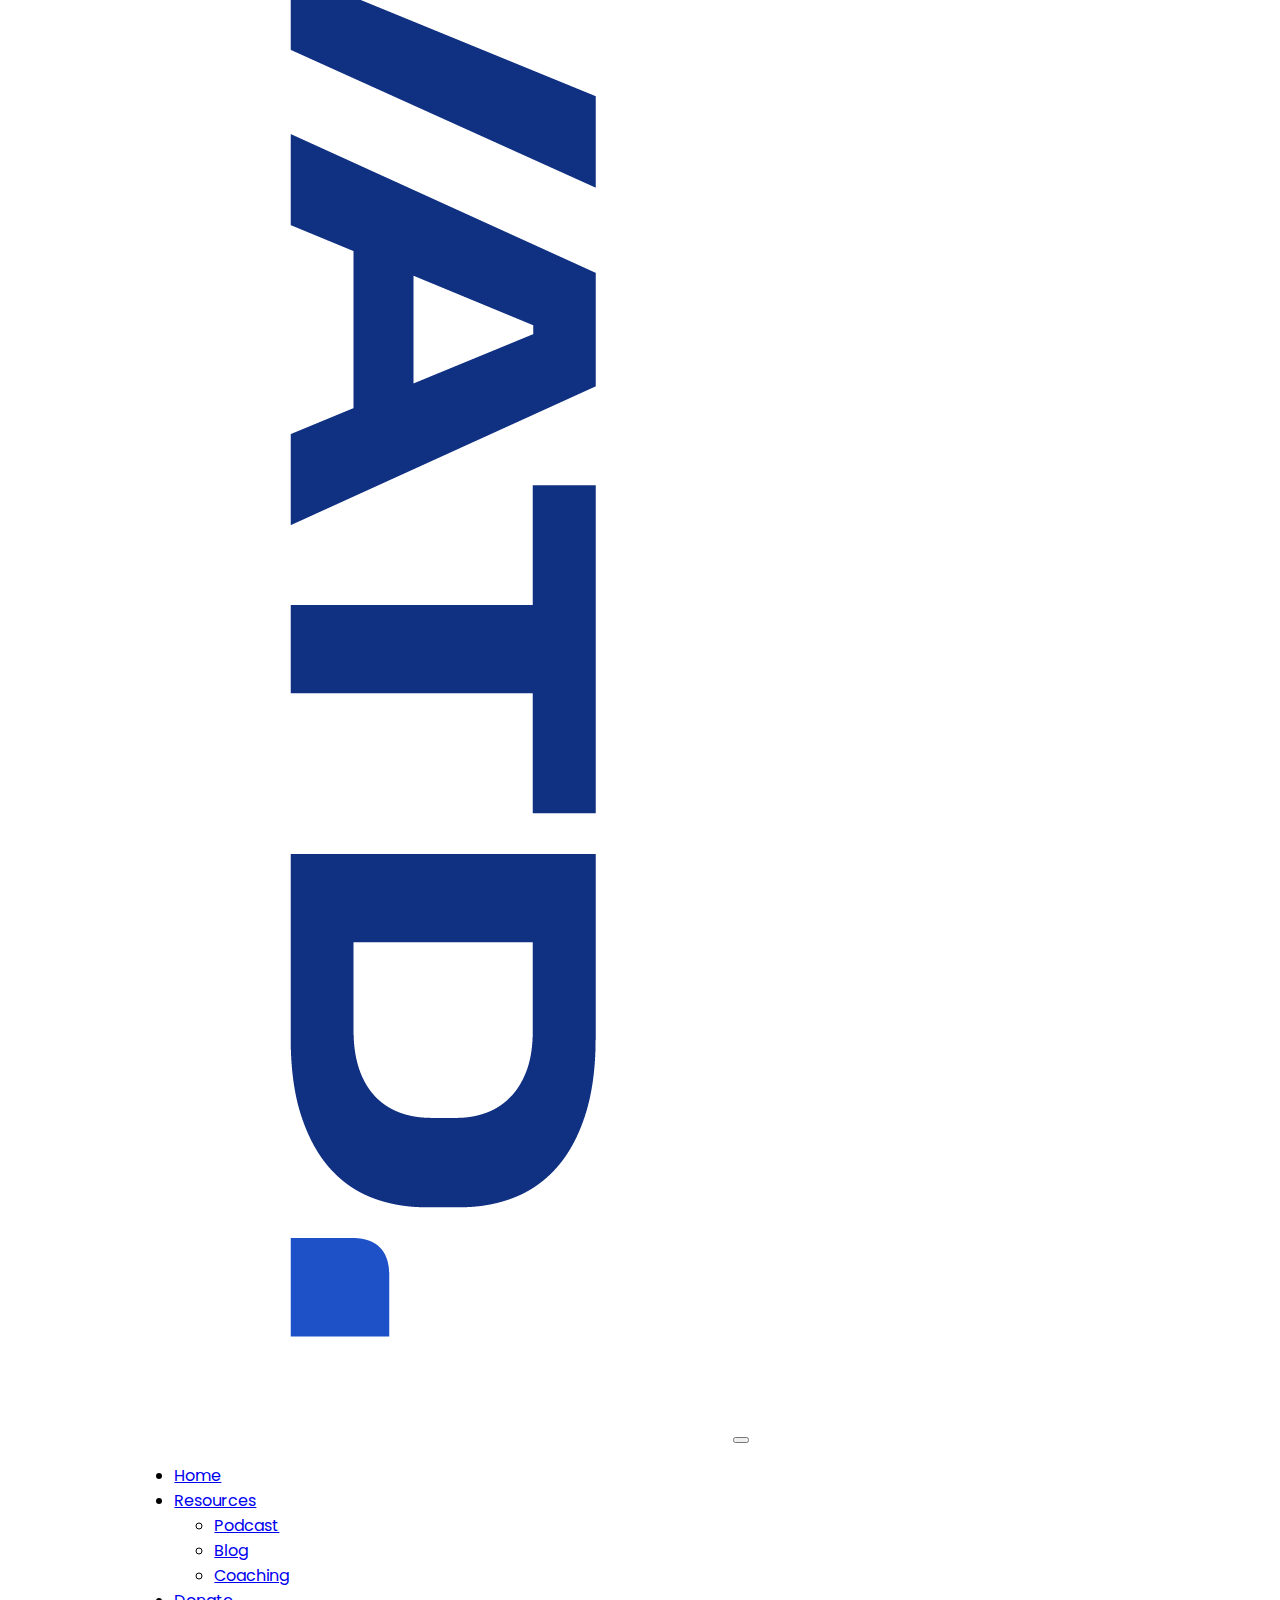
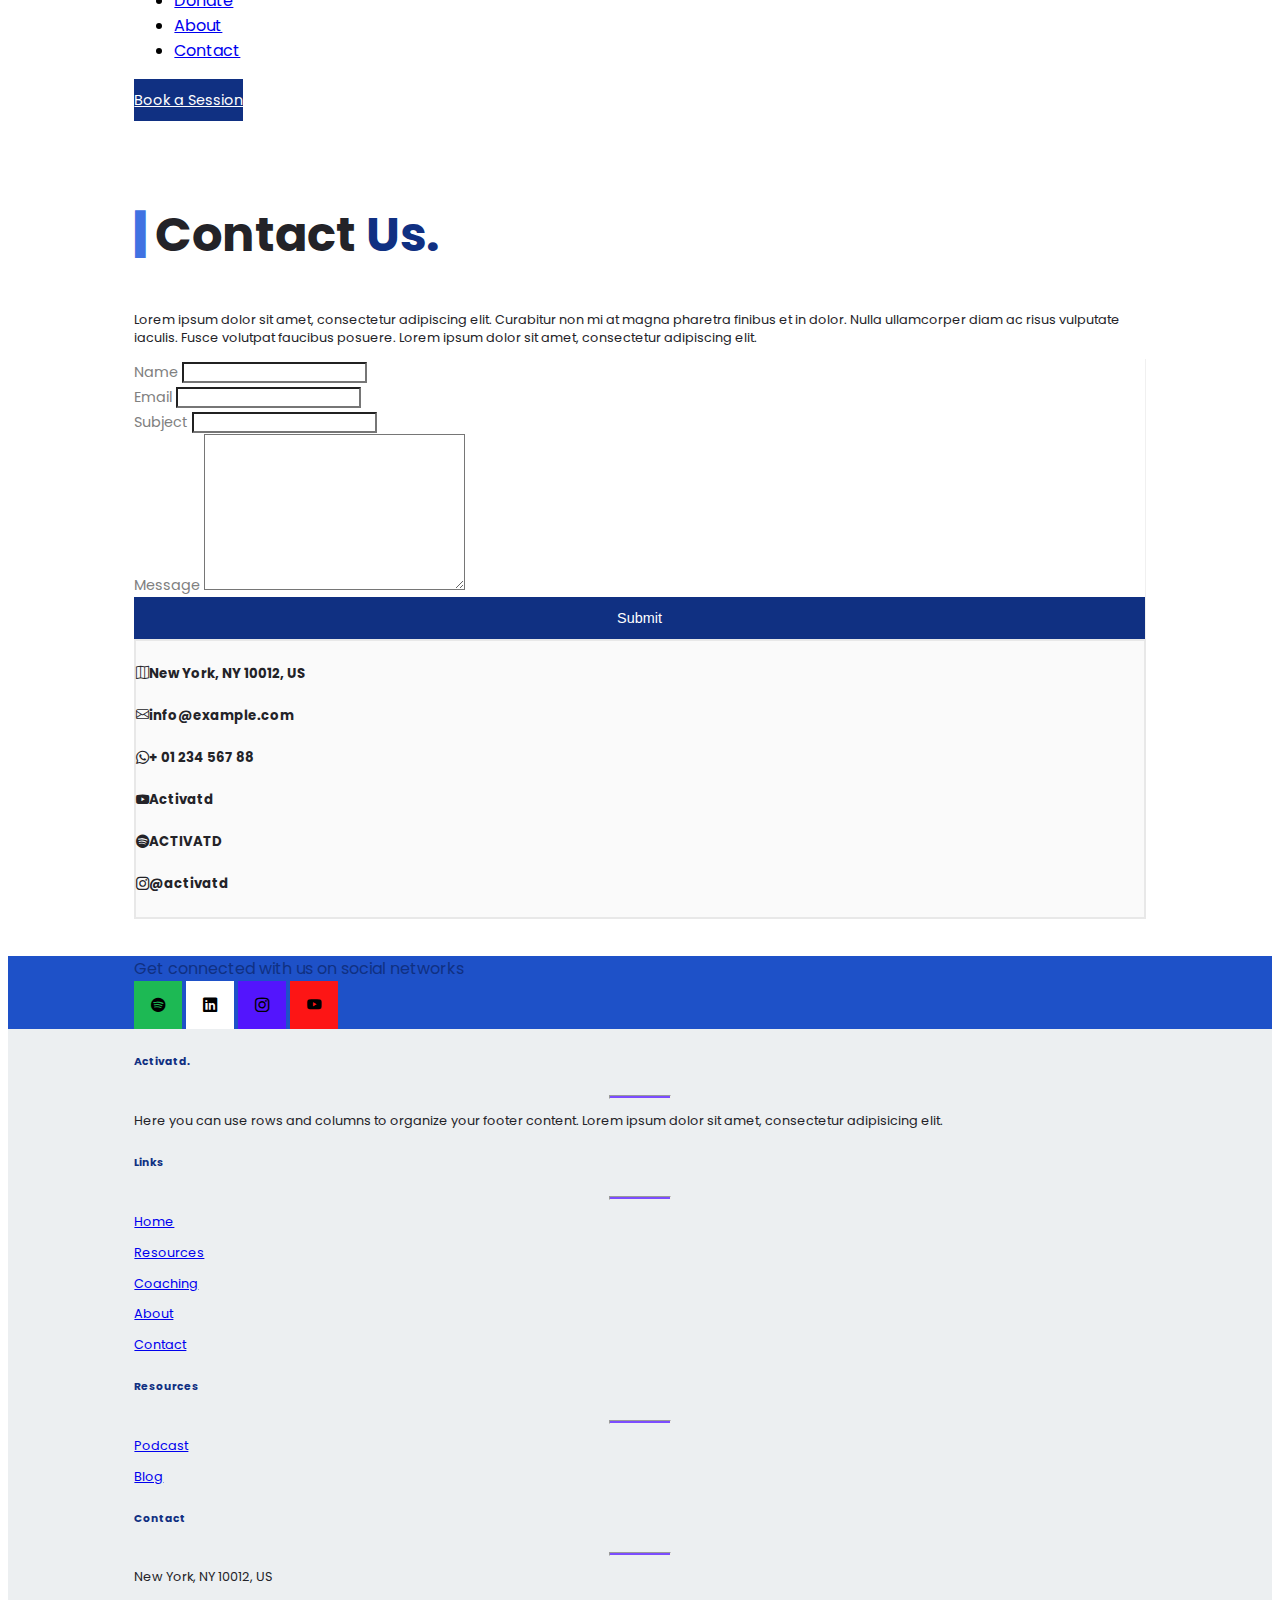
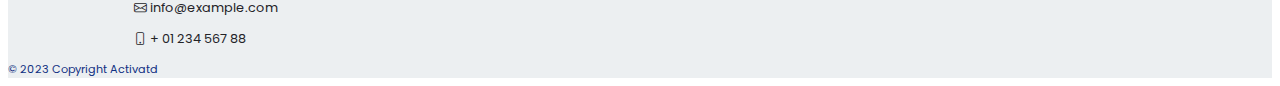
<file: connect.html>
<!DOCTYPE html>
<html lang="en">
<head>
    <meta charset="UTF-8">
    <meta name="viewport" content="width=device-width, initial-scale=1.0">
    <meta http-equiv="X-UA-Compatible" content="ie=edge">
    <title>Activatd</title>
    <link href="https://cdn.jsdelivr.net/npm/bootstrap@5.3.0-alpha1/dist/css/bootstrap.min.css" rel="stylesheet" integrity="sha384-GLhlTQ8iRABdZLl6O3oVMWSktQOp6b7In1Zl3/Jr59b6EGGoI1aFkw7cmDA6j6gD" crossorigin="anonymous">
    <script src="https://cdn.jsdelivr.net/npm/bootstrap@5.3.0-alpha1/dist/js/bootstrap.bundle.min.js" integrity="sha384-w76AqPfDkMBDXo30jS1Sgez6pr3x5MlQ1ZAGC+nuZB+EYdgRZgiwxhTBTkF7CXvN" crossorigin="anonymous"></script>
    
    <link href="
    https://cdn.jsdelivr.net/npm/@splidejs/splide@4.1.4/dist/css/splide.min.css
    " rel="stylesheet">
    <link rel="preconnect" href="https://fonts.googleapis.com">
    <link rel="preconnect" href="https://fonts.gstatic.com" crossorigin>
    <link href="https://fonts.googleapis.com/css2?family=Poppins:ital,wght@0,200;0,300;0,400;0,500;0,600;0,700;0,800;0,900;1,200;1,300;1,400;1,500;1,600;1,700;1,800;1,900&display=swap" rel="stylesheet">
    <link rel="stylesheet" href="https://cdn.jsdelivr.net/npm/bootstrap-icons@1.10.3/font/bootstrap-icons.css">
    <link href="https://unpkg.com/aos@2.3.1/dist/aos.css" rel="stylesheet">
    <link rel="stylesheet" href="static/css/master.css">
</head>
<body>

    <section style="">
        <nav class="navbar navbar-expand-lg">
            <div class="container-fluid">
            <a class="navbar-brand mx-0" href="#" style="width:10rem;"><img src="static/assets/brand-light.PNG" alt="" class="w-100"></a>
              <button class="navbar-toggler" type="button" data-bs-toggle="collapse" data-bs-target="#navbarSupportedContent" aria-controls="navbarSupportedContent" aria-expanded="false" aria-label="Toggle navigation">
                <span class="navbar-toggler-icon"></span>
              </button>
              <div class="collapse navbar-collapse" id="navbarSupportedContent">
                <ul class="navbar-nav mx-auto mb-2 mb-lg-0">
                  <li class="nav-item mx-3">
                    <a class="nav-link expand" aria-current="page" href="index.html">Home</a>
                  </li>
                 
                  <li class="nav-item dropdown mx-3">
                    <a class="nav-link dropdown-toggle expand" href="#" role="button" data-bs-toggle="dropdown" aria-expanded="false">
                      Resources
                    </a>
                    <ul class="dropdown-menu">
                      <li><a class="dropdown-item" href="#">Podcast</a></li>
                      <li><a class="dropdown-item" href="#">Blog</a></li>
                      <li><a class="dropdown-item" href="#">Coaching</a></li>

                      
                    </ul>
                  </li>
                  <li class="nav-item mx-3">
                    <a class="nav-link expand" aria-current="page" href="#">Donate</a>
                  </li>
                 
                  <li class="nav-item mx-3">
                    <a class="nav-link expand" aria-current="page" href="about.html">About</a>
                  </li>
                  <li class="nav-item mx-3">
                    <a class="nav-link expand" aria-current="page" href="connect.html">Contact</a>
                  </li>
                </ul>
                <div class="py-2" style="width:12rem">
                    <a class="btn custom-btn btn-main w-100" href="book.html"><span>Book a Session</span></a>
                </div>
              </div>
            </div>
          </nav>

    </section>

    <section style="padding-top:3%;min-height:60vh;padding-bottom: 3%;">
        <div class="container" style="position: relative;">
            <div class="row">
                <div class="col-lg-6">
                    <h2 class="" style="font-weight:700;font-size:3em"><span class="me-2" style="font-weight: 900; color:var(--light)">| </span> Contact<span class="text-main"> Us.</span></h2>
                </div>
                <div class="col-lg-6">
                    <p class="text-secondary fw-500">Lorem ipsum dolor sit amet, consectetur adipiscing elit. Curabitur non mi at magna pharetra finibus et in dolor. Nulla ullamcorper diam ac risus vulputate iaculis. Fusce volutpat faucibus posuere. Lorem ipsum dolor sit amet, consectetur adipiscing elit.</p>

                </div>
            </div>

            <div class="row mt-3 mt-5">
              <div class="col-lg-6 p-3" style="border-right: solid 1px #f0f0f0;">
                <form action="">

                  <div class="mb-3">
                    <label for="NameInput" class="form-label">Name</label>
                    <input type="text" class="form-control" id="NameInput" placeholder="">
                  </div>

                  <div class="mb-3">
                    <label for="NameInput" class="form-label">Email</label>
                    <input type="email" class="form-control" id="EmailInput" placeholder="">
                  </div>

                  <div class="mb-3">
                    <label for="NameInput" class="form-label">Subject</label>
                    <input type="email" class="form-control" id="SubjectInput" placeholder="">
                  </div>
                  

                  <div class="mb-3">
                    <label for="NameInput" class="form-label">Message</label>
                    <textarea name="" id="" cols="30" rows="10" class="form-control"></textarea>
                  </div>

                  <button class="custom-btn btn-main my-4" style="width:100%"><span>Submit</span></button>
                  

                </form>
              </div>

              <div class="col-lg-6 p-3">
                <div class="container p-4" style="background-color: #fafafa;border:solid 2px #e8e8e8">
                  <h5 class="mt-3"><i class="bi bi-map text-danger me-3"></i>New York, NY 10012, US</h5>
                  <h5 class="mt-3"><i class="bi bi-envelope text-warning me-3"></i>info@example.com</h5>
                  <h5 class="mt-3"><i class="bi bi-whatsapp text-success me-3"></i>+ 01 234 567 88</h5>
                  <h5 class="mt-3"><i class="bi bi-youtube text-danger me-3"></i>Activatd</h5>
                  <h5 class="mt-3"><i class="bi bi-spotify text-success me-3"></i>ACTIVATD</h5>
                  <h5 class="mt-3"><i class="bi bi-instagram text-primary me-3"></i>@activatd</h5>





                </div>
              </div>
            </div>
            
        </div>
        
    </section>

    
    <footer
          class="text-center text-lg-start text-main"
          style="background-color: #ECEFF1"
          >
    <!-- Section: Social media -->
    <section 
             class="d-flex justify-content-between p-4 py-3 text-white"
             style="background-color:var(--mid)"
             >
      <!-- Left -->
      <div class="container d-flex justify-content-between align-items-center" style="width:86%">
      <div class="me-5 ms-5">
        <span>Get connected with us on social networks</span>
      </div>
      <!-- Left -->

      <!-- Right -->
      <div>
        <button class="custom-btn btn-social rounded-circle mx-2" style="width:3rem;height:3rem;background-color:#1DB954;border:none"><span><i class="bi bi-spotify fs-4"></i></span></button>
        <button class="custom-btn btn-social rounded-circle mx-2" style="width:3rem;height:3rem;background-color:#ffffff;border:none"><span><i class="bi bi-linkedin fs-4"></i></span></button>
        <button class="custom-btn btn-social rounded-circle mx-2" style="width:3rem;height:3rem;background-color:#5315fd;border:none"><span><i class="bi bi-instagram fs-4 text-white"></i></span></button>
        <button class="custom-btn btn-social rounded-circle mx-2" style="width:3rem;height:3rem;background-color:#fd1515;border:none"><span><i class="bi bi-youtube fs-4 text-white"></i></span></button>


        
        
      </div>
      <!-- Right -->
    </div>
    </section>
    <!-- Section: Social media -->

    <!-- Section: Links  -->
    <section class="">
      <div class="container text-center text-md-start mt-5">
        <!-- Grid row -->
        <div class="row mt-3">
          <!-- Grid column -->
          <div class="col-md-3 col-lg-4 col-xl-3 mx-auto mb-4">
            <!-- Content -->
            <h6 class="text-uppercase fw-bold">Activatd.</h6>
            <hr
                class="mb-4 mt-0 d-inline-block mx-auto"
                style="width: 60px; background-color: #7c4dff; height: 2px"
                />
            <p>
              Here you can use rows and columns to organize your footer
              content. Lorem ipsum dolor sit amet, consectetur adipisicing
              elit.
            </p>
          </div>
          <!-- Grid column -->

          <!-- Grid column -->
          <div class="col-md-2 col-lg-2 col-xl-2 mx-auto mb-4">
            <!-- Links -->
            <h6 class="text-uppercase fw-bold">Links</h6>
            <hr
                class="mb-4 mt-0 d-inline-block mx-auto"
                style="width: 60px; background-color: #7c4dff; height: 2px"
                />
            <p>
              <a href="#!" class="text-dark">Home</a>
            </p>
            <p>
              <a href="#!" class="text-dark">Resources</a>
            </p>
            <p>
              <a href="#!" class="text-dark">Coaching</a>
            </p>
            <p>
              <a href="#!" class="text-dark">About</a>
            </p>
            <p>
              <a href="#!" class="text-dark">Contact</a>
            </p>
          </div>
          <!-- Grid column -->

          <!-- Grid column -->
          <div class="col-md-3 col-lg-2 col-xl-2 mx-auto mb-4">
            <!-- Links -->
            <h6 class="text-uppercase fw-bold">Resources</h6>
            <hr
                class="mb-4 mt-0 d-inline-block mx-auto"
                style="width: 60px; background-color: #7c4dff; height: 2px"
                />
            <p>
              <a href="#!" class="text-dark">Podcast</a>
            </p>
            <p>
              <a href="#!" class="text-dark">Blog</a>
            </p>
            
            
          </div>
          <!-- Grid column -->

          <!-- Grid column -->
          <div class="col-md-4 col-lg-3 col-xl-3 mx-auto mb-md-0 mb-4">
            <!-- Links -->
            <h6 class="text-uppercase fw-bold">Contact</h6>
            <hr
                class="mb-4 mt-0 d-inline-block mx-auto"
                style="width: 60px; background-color: #7c4dff; height: 2px"
                />
            <p><i class="bi bi-home mr-3"></i> New York, NY 10012, US</p>
            <p><i class="bi bi-envelope mr-3"></i> info@example.com</p>
            <p><i class="bi bi-phone mr-3"></i> + 01 234 567 88</p>
         
          </div>
          <!-- Grid column -->
        </div>
        <!-- Grid row -->
      </div>
    </section>
    <!-- Section: Links  -->

    <!-- Copyright -->
    <div
         class="text-center p-3 text-secondary"
         style="background-color: #ECEFF1;font-size:0.7em"
         >
      © 2023 Copyright Activatd
      
    </div>
    <!-- Copyright -->
  </footer>
    
    

    <script src="https://unpkg.com/aos@2.3.1/dist/aos.js"></script>
    <script>
        AOS.init();
    </script>
   
</body>


    


</html>
</file>
<file: static/css/master.css>
:root {
    --main:#103082;
    --mid : #1E51C8;
    --light : #4072E2;
    --mblack : #232328;
}




body {
    font-family: "Poppins",sans-serif;
    
}

h1,h2,h3,h4,h5,p {
  color: var(--mblack)
}

p{
  font-size: 0.8em;
}

.text-mid {
  color:var(--mid)!important
}

.text-main {
  color:var(--main)!important
}

.text-light {
  color:var(--main)!important
}

section {
    padding: 0 10%;
}

.underline{

  border-bottom: 4px solid var(--mid);
  

}

.custom-btn {
  font-size: .9em;
  border: 2px solid var(--main);
  font-weight: 400;
  background: transparent;
  cursor: pointer;
  transition: all 0.3s ease;
  position: relative;
  display: inline-block;
  }

.btn-main {
  background: var(--main);
  color: #fff;
  line-height: 42px;
  padding: 0;
  border: none;
}
.btn-main span {
  position: relative;
  display: block;
  width: 100%;
  height: 100%;
}
.btn-main:before,
.btn-main:after {
  position: absolute;
  content: "";
  height: 0%;
  width: 2px;
  background: var(--main);
}
.btn-main:before {
  right: 0;
  top: 0;
  transition: all 500ms ease;
}
.btn-main:after {
  left: 0;
  bottom: 0;
  transition: all 500ms ease;
}
.btn-main:hover{
  color: var(--main);
  background: transparent;
}
.btn-main:hover:before {
  transition: all 500ms ease;
  height: 100%;
}
.btn-main:hover:after {
  transition: all 500ms ease;
  height: 100%;
}
.btn-main span:before,
.btn-main span:after {
  position: absolute;
  content: "";
  background: var(--main);
}
.btn-main span:before {
  left: 0;
  top: 0;
  width: 0%;
  height: 2px;
  transition: all 500ms ease;
}
.btn-main span:after {
  right: 0;
  bottom: 0;
  width: 0%;
  height: 2px;
  transition: all 500ms ease;
}
.btn-main span:hover:before {
  width: 100%;
}
.btn-main span:hover:after {
  width: 100%;
}

/* Button Hero */
.btn-hero {
  line-height: 39px;
  padding: 0;
  color:var(--mid);
  border-color:var(--mid);
}
.btn-hero:hover{
  background: transparent;
  color: var(--mid);
}
.btn-hero span {
  position: relative;
  display: block;
  width: 100%;
  height: 100%;
}
.btn-hero:before,
.btn-hero:after {
  position: absolute;
  content: "";
  left: 0;
  top: 0;
  background: var(--mid);
  transition: all 0.3s ease;
}
.btn-hero:before {
  height: 0%;
  width: 2px;
}
.btn-hero:after {
  width: 0%;
  height: 2px;
}
.btn-hero:hover:before {
  height: 100%;
}
.btn-hero:hover:after {
  width: 100%;
}
.btn-hero span:before,
.btn-hero span:after {
  position: absolute;
  content: "";
  right: 0;
  bottom: 0;
  background: var(--mid);
  transition: all 0.3s ease;
}
.btn-hero span:before {
  width: 2px;
  height: 0%;
}
.btn-hero span:after {
  width: 0%;
  height: 2px;
}
.btn-hero span:hover:before {
  height: 100%;
}
.btn-hero span:hover:after {
  width: 100%;
}

 
.expand {
  position: relative;
}


.expand::before {
  content: '';
  position: absolute;
  width: 100%;
  height: 2px;
  border-radius: 0;
  background-color: var(--main);
  bottom: 0;
  left: 0;
  transform-origin: right;
  transform: scaleX(0);
  transition: transform .4s ease-in-out;
}

.expand:hover::before {
  transform-origin: left;
  transform: scaleX(1);
}

.about-card {
  transition: transform 0.3s ease-in-out;
}

.about-card:hover{
  transform: translateY(8px);
}


.btn-social {
  transition: transform 0.3s ease-in-out;
}

.btn-social:hover{
  transform: translateY(-4px)
}

.team-card {
  transition: transform 0.3s ease-in-out;
}

.team-card:hover {
  transform: translateY(-4px);
}


.splide__slide img {
  width: 100%;
  height: 100%;
  object-fit: cover;
}

input,select,textarea {
  border-radius: 0!important;
}

input:focus, select:focus, textarea:focus {
  outline: none!important;

  box-shadow: none!important;
}

label {
  font-size: 0.9em;
  color:grey
}

.btn {
  border-radius: 0!important;
}
</file>
